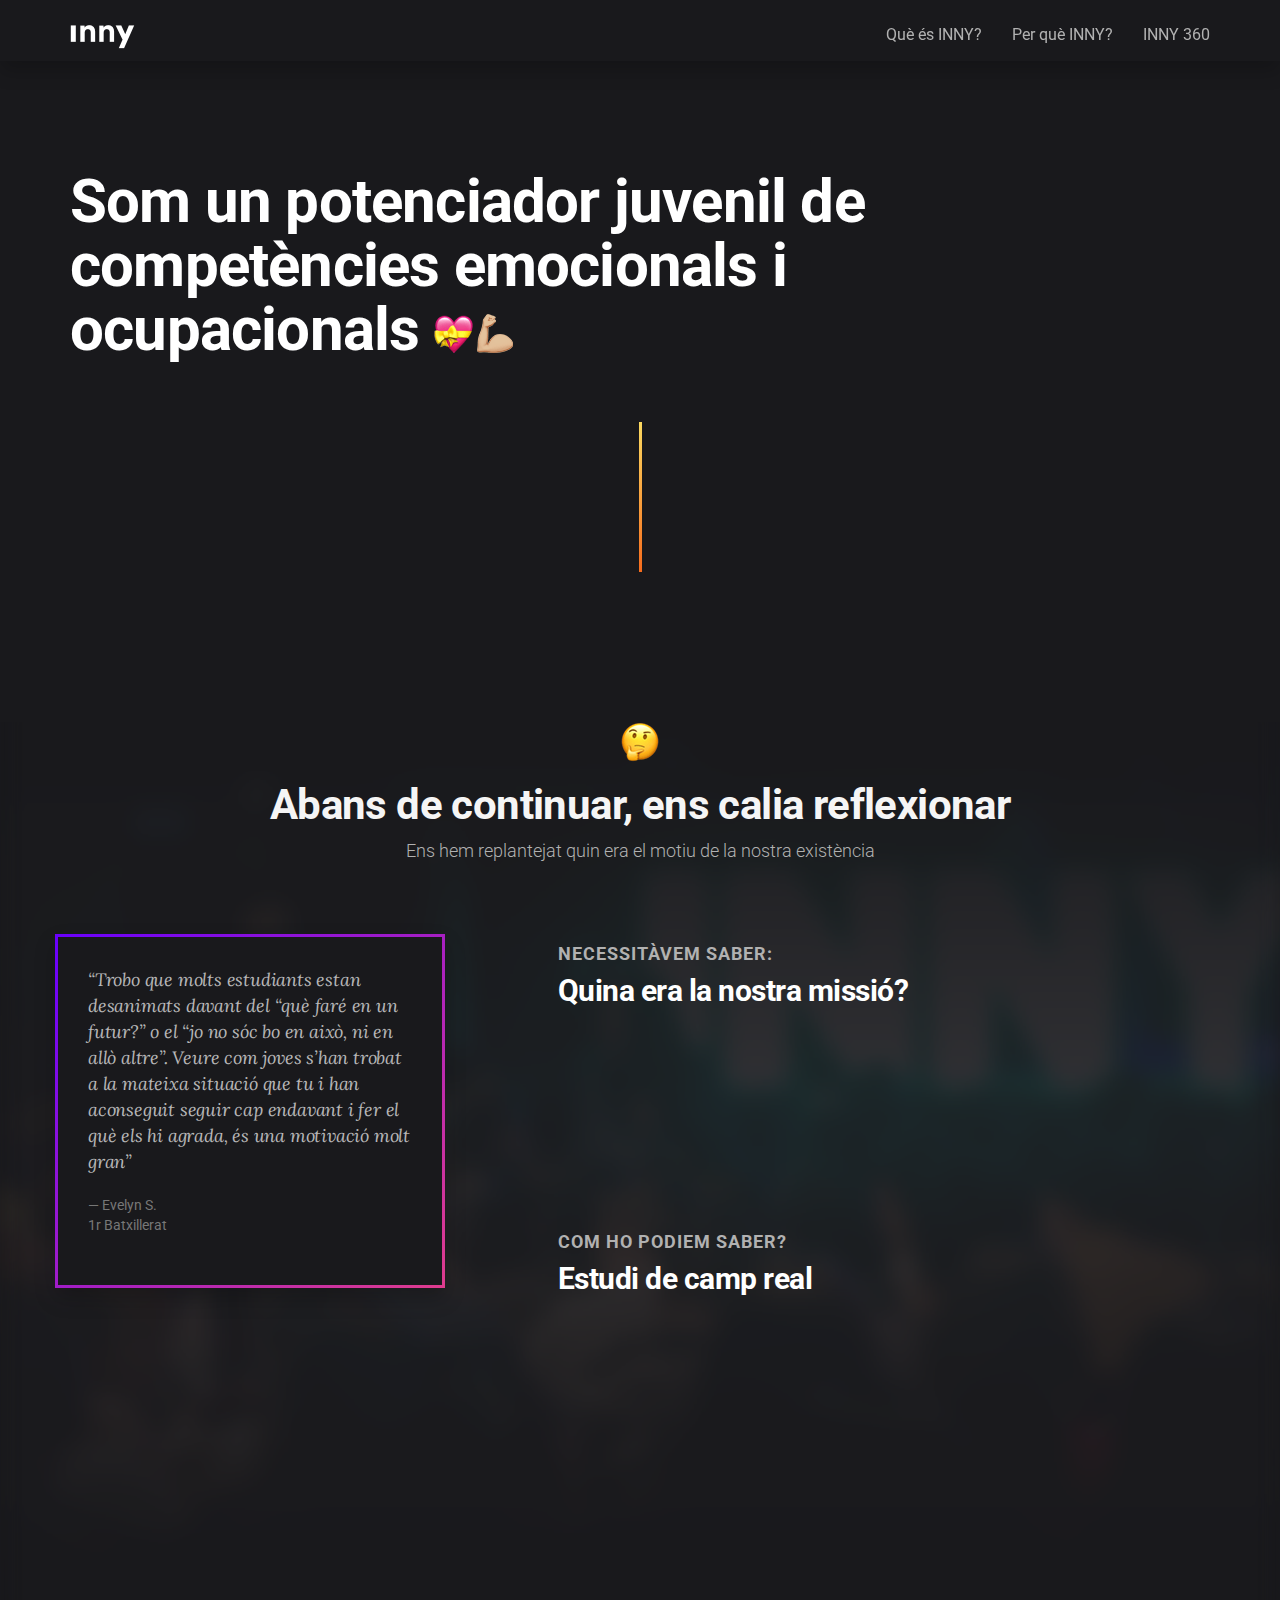
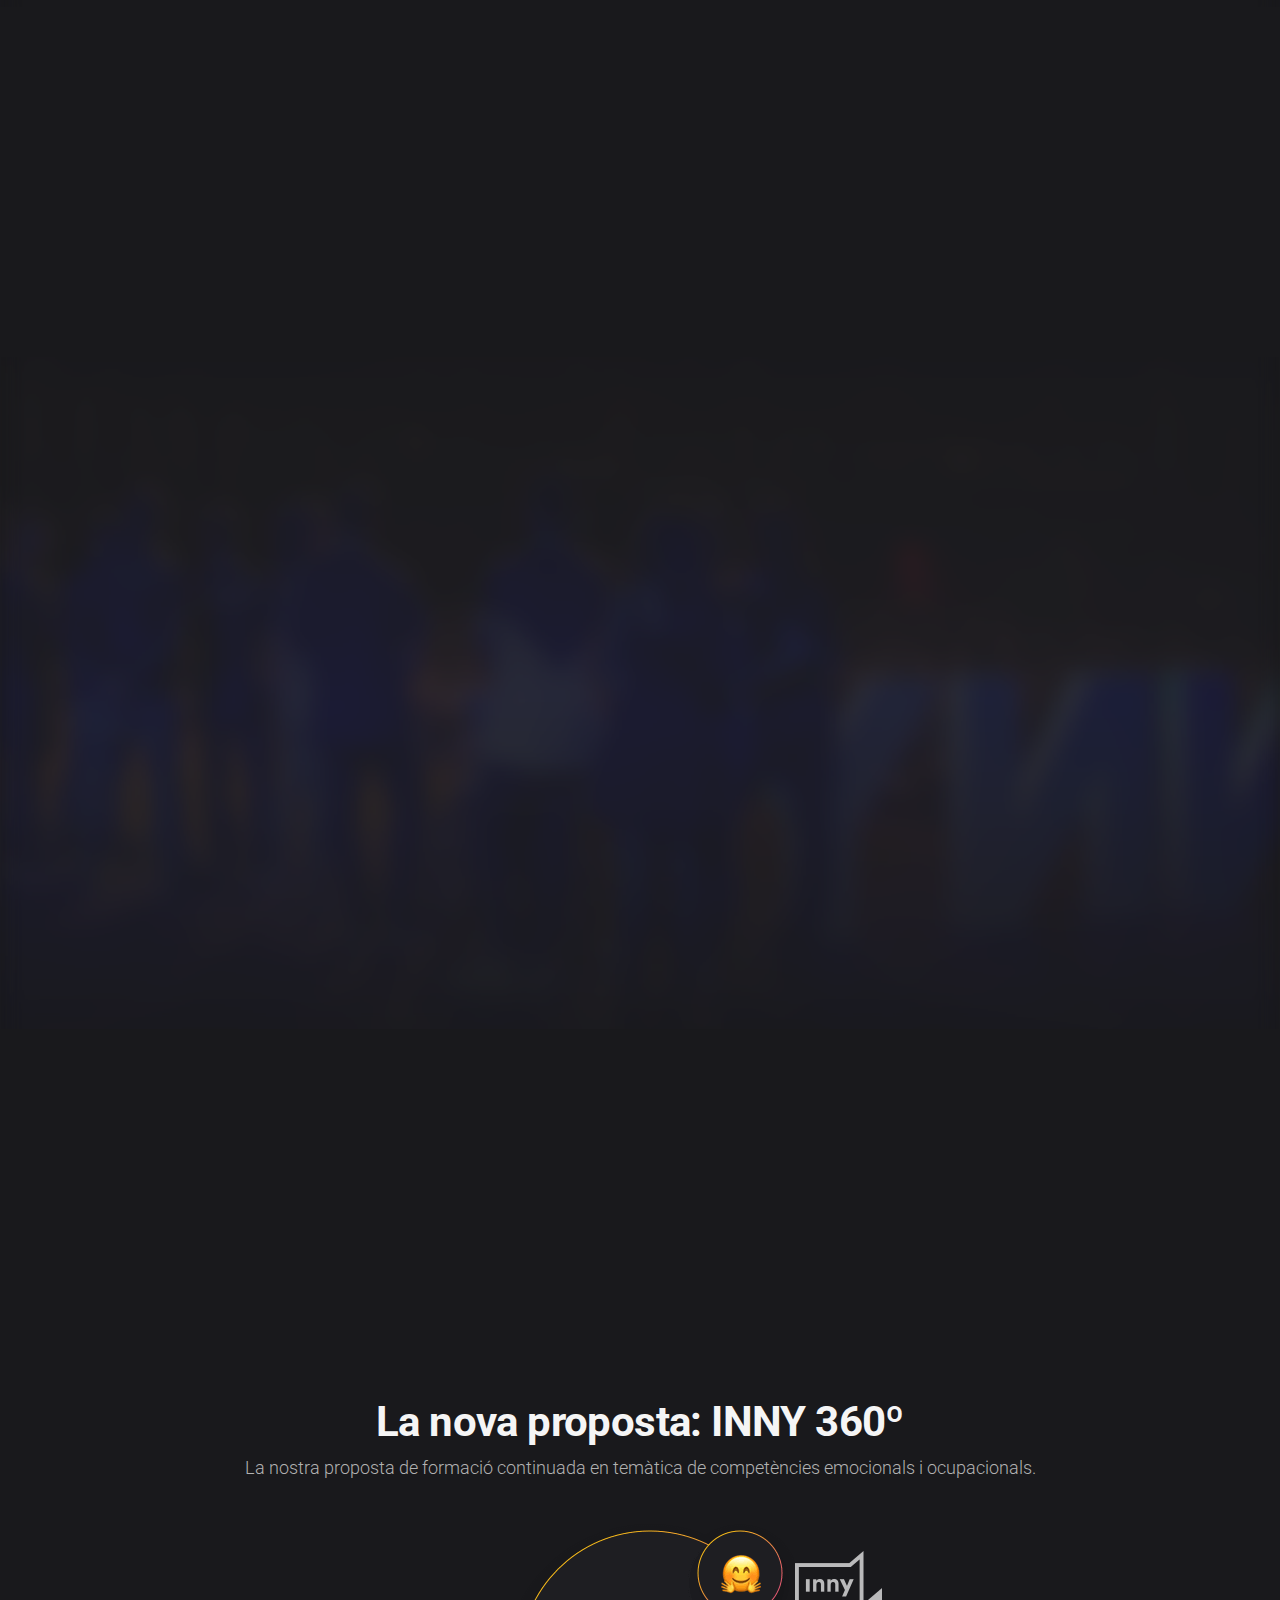
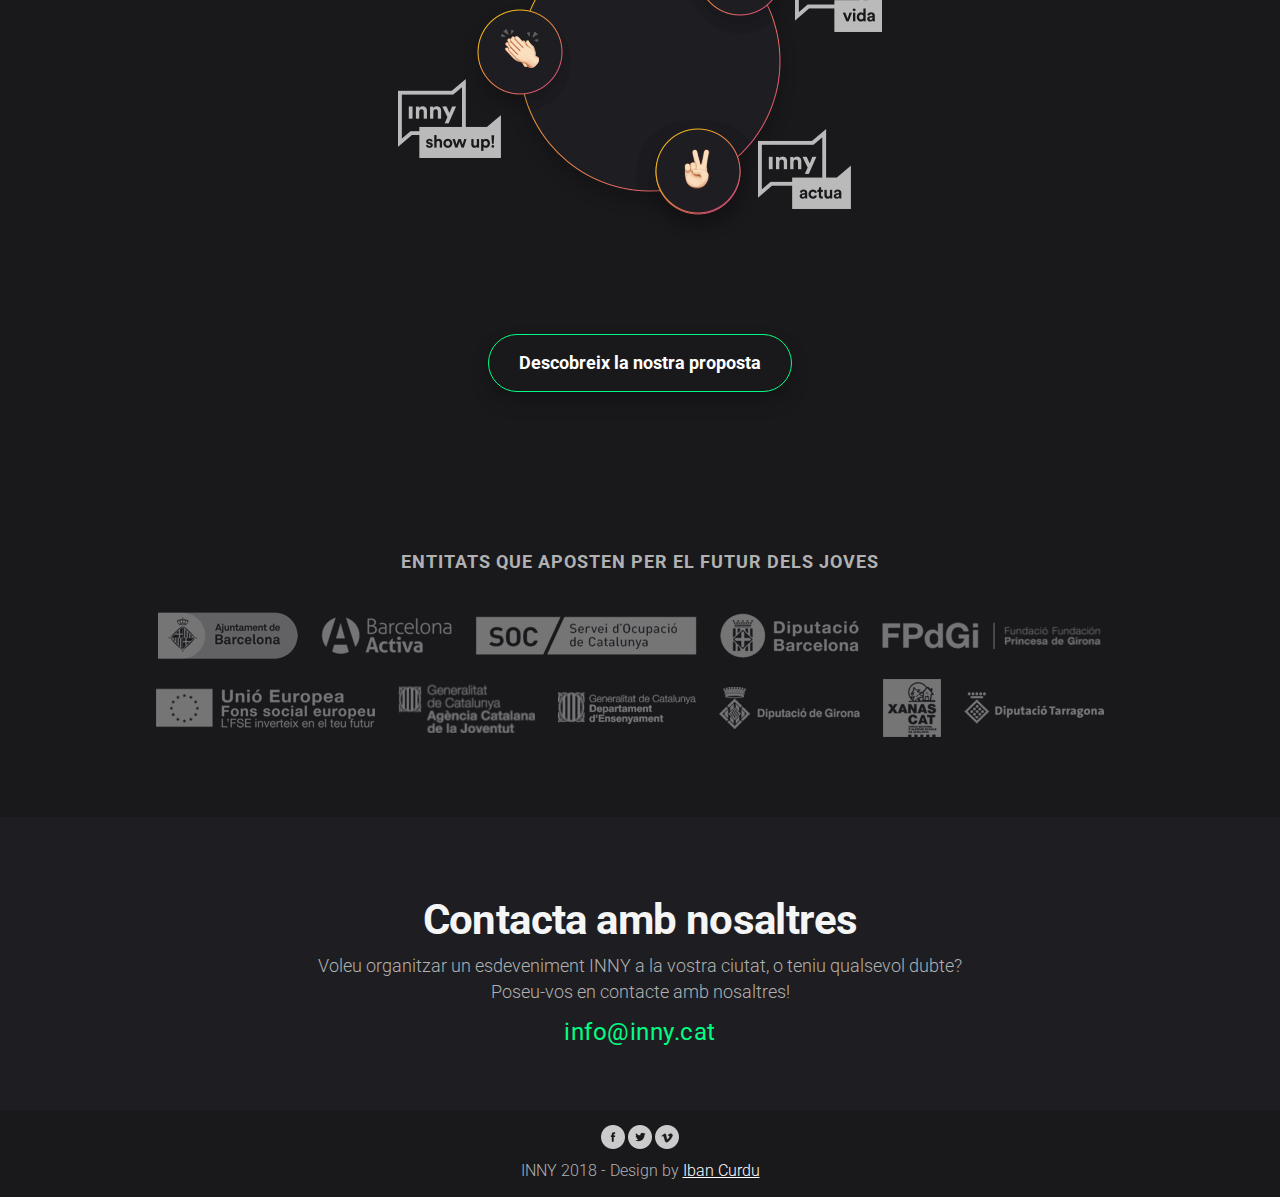
<file: index.html>
<!DOCTYPE html>
<html lang="cat">
  <head>
  	<meta charset="utf-8">
    <meta http-equiv="X-UA-Compatible" content="IE=edge">
    <meta name="viewport" content="width=device-width, maximum-scale=1 initial-scale=1.0 user-scalable=no">
    <meta name="description" content="INNY és una associació juvenil sense ànim de lucre formada per un grup de joves menors de 25 anys. Som un potenciador juvenil de competències emocionals i ocupacionals.">
    <meta name="author" content="inny">

    <title>INNY | Potenciador juvenil de competències emocionals i ocupacionals</title>

    <!-- Facebook Metatags -->
    <meta property=”og:title” content=”inny”/>
    <meta property=”og:url” content=”http:www.inny.cat”/>
    <meta property=”og:description” content=”INNY és una associació juvenil sense ànim de lucre formada per un grup de joves menors de 25 anys. Som un potenciador juvenil de competències emocionals i ocupacionals.”/>
    <meta property=”og:image” content=”http://www.inny.cat/assets/img/inny-facebook.jpg”/>

    <!-- Twitter Card data -->
    <meta name="twitter:card" content="inny">
    <meta name="twitter:site" content="@innyproject">
    <meta name="twitter:title" content="inny">
    <meta name="twitter:description" content="INNY és una associació juvenil sense ànim de lucre formada per un grup de joves menors de 25 anys. Som un potenciador juvenil de competències emocionals i ocupacionals..">
    <meta name="twitter:creator" content="@innyproject">
    <!-- Resumen Twitter Card con una imagen grande con al menos 280x150px -->
    <meta name="twitter:image:src" content="http://www.inny.cat/assets/img/inny-twitter.jpg">

    <!--[if lt IE 9]>
      <script src="http://html5shim.googlecode.com/svn/trunk/html5.js"></script>
    <![endif]-->

    <!-- Fonts -->
    <link href="https://fonts.googleapis.com/css?family=Lora:400i" rel="stylesheet">
    <link href="https://fonts.googleapis.com/css?family=Roboto:300,700" rel="stylesheet">
    
    <!-- Stylesheets -->
    <link rel="stylesheet" type="text/css" href="assets/css/bootstrap.min.css">
    <link rel="stylesheet" type="text/css" href="assets/css/inny.css">
    <link rel="stylesheet" type="text/css" href="assets/css/aos.css">

    <!-- Favicon -->
    <link rel="shortcut icon" href="assets/img/favicon.png">

</head>

<body>
   <!-- Navigation -->

    <nav class="navbar navbar-default navbar-custom navbar-fixed-top">
        <div class="container">
            
            <!-- Brand and toggle get grouped for better mobile display -->
            <div class="navbar-header page-scroll">
                <button type="button" class="navbar-toggle" data-toggle="collapse" data-target="#bs-example-navbar-collapse-1">
                    <span class="sr-only">Toggle navigation</span>
                    <span class="icon-bar"></span>
                    <span class="icon-bar"></span>
                    <span class="icon-bar"></span>
                </button>
                <a class="navbar-brand" href="index.html"><img src="assets/img/inny-logo-white.png"></a>
            </div>

            <!-- Collect the nav links, forms, and other content for toggling -->
            <div class="collapse navbar-collapse" id="bs-example-navbar-collapse-1">
                <ul class="nav navbar-nav navbar-right">
                    <li>
                        <a href="que-es-inny.html">Què és INNY?</a>
                    </li>
                    <li>
                        <a href="perque-inny.html">Per què INNY?</a>
                    </li>
                    <li>
                        <a href="inny-360.html">INNY 360</a>
                    </li>
                </ul>
            </div>  <!-- /.navbar-collapse -->
        </div> <!-- /.container -->
    </nav>

<section id="hero-header">
  <div class="container">
    <div class="row">
      <div class="col-md-10" data-aos="fade-up">
        <h1>Som un potenciador juvenil de competències emocionals i ocupacionals <img src="assets/img/emoji/intro.png"></h1>
      </div> <!-- close col -->
    </div> <!-- close row -->
  </div> <!-- close container -->
</section>

<div class="separator-vertical gradient-emphasis" data-aos="fade-down" data-aos-duration="700" data-aos-delay="300"></div>

<section id="perque-inny">
  <div class="container">
    <div class="row" data-aos="fade-up">
      <div class="col-sm-12 text-center space-60">
        <img src="assets/img/emoji/reflexionar.png">
        <h2>Abans de continuar, ens calia reflexionar</h2>
        <h6>Ens hem replantejat quin era el motiu de la nostra existència</h6>
      </div> <!-- close col -->

      <div class="col-sm-4 gradient-highlight shadow testimonial">
        <div class="blockquote-container">
          <blockquote>
          <p>“Trobo que molts estudiants estan desanimats davant del “què faré en un futur?” o el “jo no sóc bo en això, ni en allò altre”. Veure com joves s’han trobat a la mateixa situació que tu i han aconseguit seguir cap endavant i fer el què els hi agrada, és una motivació molt gran”<p>
          <footer>Evelyn S. <br>1r Batxillerat</footer>
          </blockquote>
        </div> <!-- close blockquote -->
      </div> <!-- close col -->

      <div class="col-sm-offset-1 col-sm-6">
          <h4>Necessitàvem saber:</h4>
          <h3>Quina era la nostra missió?</h3>
      </div>
      <div class="col-sm-offset-1 col-sm-3 col-xs-6 data">
        <div class="separator-data gradient-highlight" data-aos="fade-right"></div>
        <img src="assets/img/emoji/temes-alumnes.png" data-aos="fade-up">
        <h6 data-aos="fade-up" data-aos-delay="100">Temes que preocupen i interessen als joves</h6>
      </div>
      <div class="col-sm-3 col-xs-6 data space-30">
        <div class="separator-data gradient-highlight" data-aos="fade-right"></div>
        <img src="assets/img/emoji/eines-professors.png" data-aos="fade-up">
        <h6 data-aos="fade-up">Quines noves eines podíem oferir als centres educatius </h6>
      </div>


      <div class="col-sm-offset-1 col-sm-6">
          <h4>Com ho podiem saber?</h4>
          <h3>Estudi de camp real</h3>
      </div>
      <div class="col-sm-offset-1 col-sm-3 col-xs-6">
        <div class="separator-data gradient-emphasis" data-aos="fade-right"></div>
        <span class="number-big" data-aos="fade-up">250</span>
        <h6 data-aos="fade-up">alumnes entrevistats</h6>
      </div>
      <div class="col-sm-3 col-xs-6 space-30">
        <div class="separator-data gradient-emphasis" data-aos="fade-right"></div>
        <span class="number-big" data-aos="fade-up">70</span>
        <h6 data-aos="fade-up">professors entrevistats</h6>
      </div>
      <div class="col-md-offset-4 col-md-4 text-center">
        <a class="btn btn-default shadow" data-aos="fade-up" href="perque-inny.html" role="button">Descobreix-ne els resultats</a>
        </div>

    </div> <!-- close row -->
  </div> <!-- close container -->
</section>

<div class="separator-vertical gradient-emphasis" data-aos="fade-down" data-aos-duration="700" data-aos-delay="300"></div>

<section id="que-es-inny">
  <div class="container">
    <div class="row">
      <div class=" col-sm-offset-1 col-sm-10 text-center space-60" data-aos="fade-up">
        <img src="assets/img/emoji/que-es-inny.png">
        <h2>Som una associació juvenil sense ànim de lucre formada per un grup de joves menors de 25 anys</h2>
      </div> <!-- close col -->
    </div> <!-- close row -->

    <div class="row">
      <div class="col-sm-4 space-60 img-container gradient-photo shadow" data-aos="fade-up">
        <img class="img-inny img-responsive" src="assets/img/que-es-inny.png">
      </div> <!-- close col -->
      
      <div class="col-sm-offset-1 col-sm-6" data-aos="fade-up">
        <h4>Qué és INNY?</h4>
        <h6>INNY és una associació juvenil sense ànim de lucre formada per un grup de joves menors de 25 anys. Hem esdevingut un espai d'orientació transversal per a joves. Som un potenciador juvenil de competències emocionals i ocupacionals; treballant per igual les actituds i aptituds en l’àmbit personal, acadèmic i professional. <em>Ens basem en l'intercanvi d'experiències vitals entre joves, creant un ambient juvenil i sincer.</em></h6>

        <a class="btn btn-default shadow center" href="que-es-inny.html" role="button" data-aos="fade-up">Endinsa’t en la nostra entitat</a>

      </div> <!-- close col -->


    </div> <!-- close row -->


    </div> <!-- close row -->
  </div> <!-- close container -->
</section>

<div class="separator-vertical gradient-emphasis" data-aos="fade-down" data-aos-duration="700" data-aos-delay="300"></div>

<section id="inny-360">
  <div class="container">
    <div class="row">
      <div class=" col-sm-offset-1 col-sm-10 text-center space-30">
        <h2>La nova proposta: INNY 360º</h2>
        <h6>La nostra proposta de formació continuada en temàtica de competències emocionals i ocupacionals.</h6>
      </div> <!-- close col -->
    </div> <!-- close row -->
   
   <div class="row">
      <div class=" col-sm-offset-1 col-sm-10 text-center space-60">
        <img class="img-responsive" src="assets/img/inny-360.png">
      </div> <!-- close col -->
      
      <div class="col-md-offset-4 col-md-4 text-center">
        <a class="btn btn-default shadow center" href="inny-360.html" role="button">Descobreix la nostra proposta </a>
      </div>
    </div> <!-- close row -->

  </div> <!-- close container -->
</section>

<section id="logos">
  <div class="container">
    <div class="row">
      <div class=" col-sm-offset-1 col-sm-10 text-center space-30">
        <h4>Entitats que aposten per el futur dels joves</h4>
      </div> <!-- close col -->
    </div> <!-- close row -->
   
   <div class="row">
      <div class=" col-md-12 space-60 logos">
        <img class="img-responsive" src="assets/img/logos-colaboradors/ajuntament-barcelona.png">
        <img class="img-responsive" src="assets/img/logos-colaboradors/logo-barcelona-activa.png">
        <img class="img-responsive" src="assets/img/logos-colaboradors/soc.png">
        <img class="img-responsive" src="assets/img/logos-colaboradors/diputacio-barcelona.png">
        <img class="img-responsive" src="assets/img/logos-colaboradors/fpdgi.png">
        <img class="img-responsive" src="assets/img/logos-colaboradors/fse.png">
        <img class="img-responsive" src="assets/img/logos-colaboradors/ag-joventut.png">
        <img class="img-responsive" src="assets/img/logos-colaboradors/ensenyament.png">
        <img class="img-responsive" src="assets/img/logos-colaboradors/diputacio-girona-marca.png">
        <img class="img-responsive" src="assets/img/logos-colaboradors/logo-xanascat.png">
        <img class="img-responsive" src="assets/img/logos-colaboradors/logotipo-de-la-diputacio-de-tarragona-svg.png">

      </div> <!-- close col -->
    </div> <!-- close row -->
  </div> <!-- close container -->
</section>

<section id="contacta" class="clear-space">
  <div class="container">
    <div class="row">
    <div class="col-sm-offset-1 col-sm-10 text-center">
      <h2>Contacta amb nosaltres</h2>
      <h6>Voleu organitzar un esdeveniment INNY a la vostra ciutat, o teniu qualsevol dubte?
<br>Poseu-vos en contacte amb nosaltres!</h6>
      <a class="contact-link" href="mailto:info@inny.cat">info@inny.cat</a>
      </div> <!-- close container -->
    </div> <!-- close row -->

  </div> <!-- close container -->
</section>

<footer>
  <div class="container-fluid text-center">
    <div class="btn-group">
      <a href="http://www.facebook.com/innyproject" target="_blank"><img src="assets/img/rrss/facebook.png"></a>
      <a href="http://www.twitter.com/innyproject" target="_blank"><img src="assets/img/rrss/twitter.png"></a>
      <a href="http://www.vimeo.com/innyproject" target="_blank"><img src="assets/img/rrss/vimeo.png"></a>
    </div> <!-- close btn-group -->
    <p>INNY 2018 - Design by <a href="http://www.ibancurdu.com" target="_blank">Iban Curdu</a></p>
  </div> <!-- CLOSE CONTAINER -->
</footer>
</body>

  <!-- JS Libraries -->

  <script type="text/javascript" src="assets/js/jquery-2.1.4.js"></script>
  <script type="text/javascript" src="assets/js/bootstrap.min.js"></script>
  <script type="text/javascript" src="assets/js/aos.js"></script>
      <script>
        AOS.init({duration: 1000, once: true,});
      </script>

  <!-- Google Analytics -->
    <script>
      (function(i,s,o,g,r,a,m){i['GoogleAnalyticsObject']=r;i[r]=i[r]||function(){
      (i[r].q=i[r].q||[]).push(arguments)},i[r].l=1*new Date();a=s.createElement(o),
      m=s.getElementsByTagName(o)[0];a.async=1;a.src=g;m.parentNode.insertBefore(a,m)
      })(window,document,'script','//www.google-analytics.com/analytics.js','ga');

      ga('create', 'UA-67450306-1', 'auto');
      ga('send', 'pageview');
    </script>


</html>
</file>
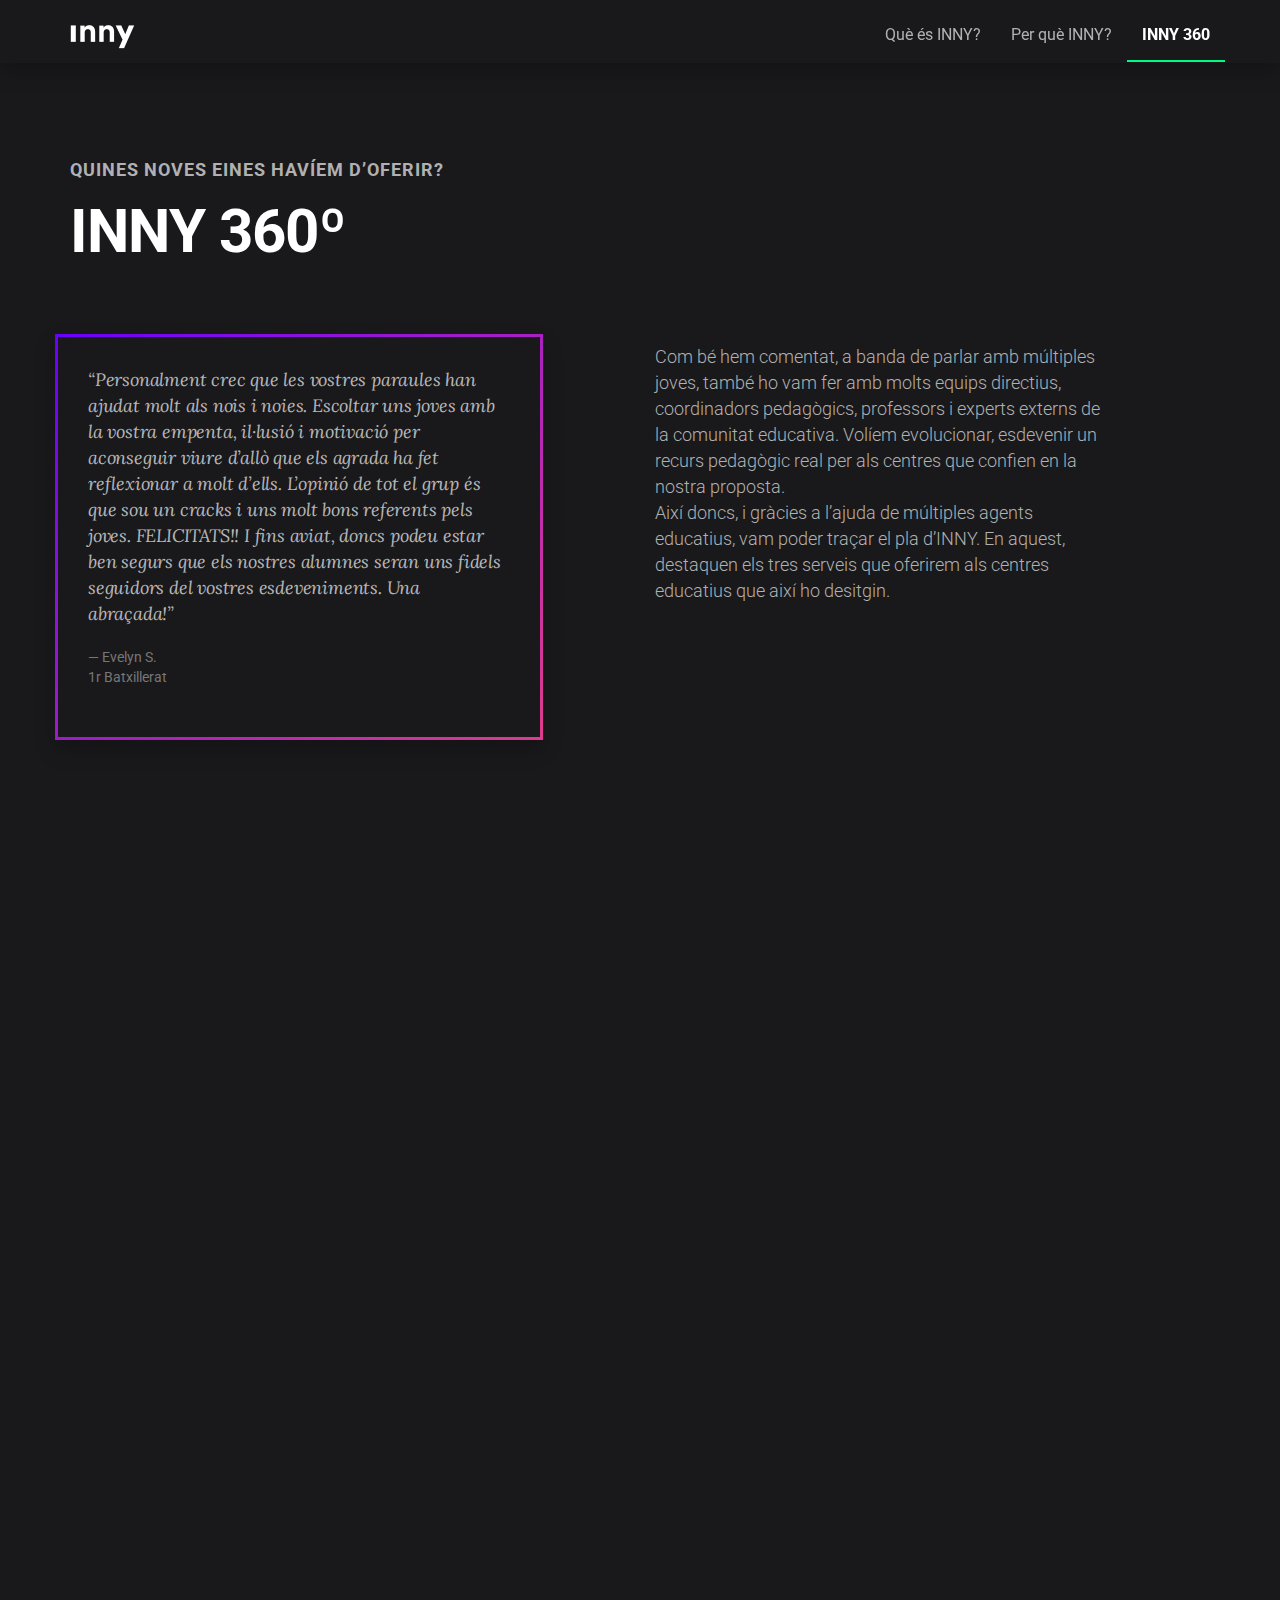
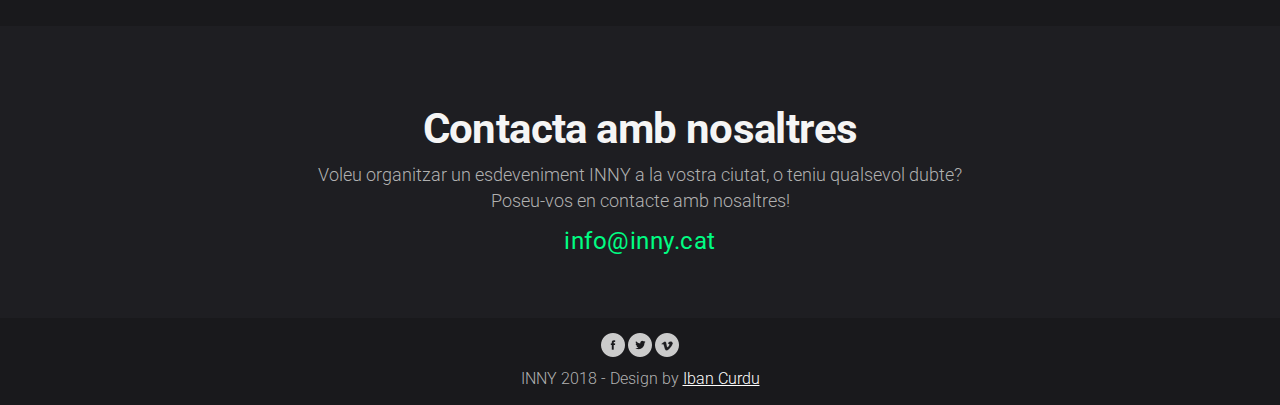
<file: inny-360.html>
<!DOCTYPE html>
<html lang="cat">
  <head>
  	<meta charset="utf-8">
    <meta http-equiv="X-UA-Compatible" content="IE=edge">
    <meta name="viewport" content="width=device-width, maximum-scale=1 initial-scale=1.0 user-scalable=no">
    <meta name="description" content="INNY és una associació juvenil sense ànim de lucre formada per un grup de joves menors de 25 anys. Som un potenciador juvenil de competències emocionals i ocupacionals.">
    <meta name="author" content="inny">

    <title>INNY | INNY 360º</title>

    <!-- Facebook Metatags -->
    <meta property=”og:title” content=”inny”/>
    <meta property=”og:url” content=”http:www.inny.cat”/>
    <meta property=”og:description” content=”INNY és una associació juvenil sense ànim de lucre formada per un grup de joves menors de 25 anys. Som un potenciador juvenil de competències emocionals i ocupacionals.”/>
    <meta property=”og:image” content=”http://www.inny.cat/assets/img/inny-facebook.jpg”/>

    <!-- Twitter Card data -->
    <meta name="twitter:card" content="inny">
    <meta name="twitter:site" content="@innyproject">
    <meta name="twitter:title" content="inny">
    <meta name="twitter:description" content="INNY és una associació juvenil sense ànim de lucre formada per un grup de joves menors de 25 anys. Som un potenciador juvenil de competències emocionals i ocupacionals..">
    <meta name="twitter:creator" content="@innyproject">
    <!-- Resumen Twitter Card con una imagen grande con al menos 280x150px -->
    <meta name="twitter:image:src" content="http://www.inny.cat/assets/img/inny-twitter.jpg">

    <!--[if lt IE 9]>
      <script src="http://html5shim.googlecode.com/svn/trunk/html5.js"></script>
    <![endif]-->

    <!-- Fonts -->
    <link href="https://fonts.googleapis.com/css?family=Lora:400i" rel="stylesheet">
    <link href="https://fonts.googleapis.com/css?family=Roboto:300,700" rel="stylesheet">

    <!-- Stylesheets -->
    <link rel="stylesheet" type="text/css" href="assets/css/bootstrap.min.css">
    <link rel="stylesheet" type="text/css" href="assets/css/inny.css">
    <link rel="stylesheet" type="text/css" href="assets/css/aos.css">

    <!-- Favicon -->
    <link rel="shortcut icon" href="assets/img/favicon.png">

</head>

<body>
   <!-- Navigation -->

    <nav class="navbar navbar-default navbar-custom navbar-fixed-top">
        <div class="container">
            
            <!-- Brand and toggle get grouped for better mobile display -->
            <div class="navbar-header page-scroll">
                <button type="button" class="navbar-toggle" data-toggle="collapse" data-target="#bs-example-navbar-collapse-1">
                    <span class="sr-only">Toggle navigation</span>
                    <span class="icon-bar"></span>
                    <span class="icon-bar"></span>
                    <span class="icon-bar"></span>
                </button>
                <a class="navbar-brand" href="index.html"><img src="assets/img/inny-logo-white.png"></a>
            </div>

            <!-- Collect the nav links, forms, and other content for toggling -->
            <div class="collapse navbar-collapse" id="bs-example-navbar-collapse-1">
                <ul class="nav navbar-nav navbar-right">
                    <li>
                        <a href="que-es-inny.html">Què és INNY?</a>
                    </li>
                    <li>
                        <a href="perque-inny.html">Per què INNY?</a>
                    </li>
                    <li class="active">
                        <a href="inny-360.html">INNY 360</a>
                    </li>
                </ul>
            </div>  <!-- /.navbar-collapse -->
        </div> <!-- /.container -->
    </nav>

<section id="hero-header">
  <div class="container">
    <div class="row">
      <div class="col-md-10 space-60" data-aos="fade-up">
        <h4>Quines noves eines havíem d’oferir?</h4>
        <h1>INNY 360º</h1>
      </div> <!-- close col -->

      <div class="col-sm-5 gradient-highlight shadow testimonial" data-aos="fade-up">
        <div class="blockquote-container">
          <blockquote>
          <p>“Personalment crec que les vostres paraules han ajudat molt als nois i noies. Escoltar uns joves amb la vostra empenta, il·lusió i motivació per aconseguir viure d’allò que els agrada ha fet reflexionar a molt d’ells. L’opinió de tot el grup és que sou un cracks i uns molt bons referents pels joves. FELICITATS!! I fins aviat, doncs podeu estar ben segurs que els nostres alumnes seran uns fidels seguidors del vostres esdeveniments. Una abraçada!”<p>
          <footer>Evelyn S. <br>1r Batxillerat</footer>
          </blockquote>
        </div> <!-- close blockquote -->
      </div> <!-- close col -->

      <div class="col-sm-5 col-sm-offset-1" data-aos="fade-up">
        <h6>Com bé hem comentat, a banda de parlar amb múltiples joves, també ho vam fer amb molts equips directius, coordinadors pedagògics, professors i experts externs de la comunitat educativa. Volíem evolucionar, esdevenir un recurs pedagògic real per als centres que confien en la nostra proposta.  <br>Així doncs, i gràcies a l’ajuda de múltiples agents educatius, vam poder traçar el pla d’INNY. En aquest, destaquen els tres serveis que oferirem als centres educatius que així ho desitgin. </h6>
      </div>

    </div> <!-- close row -->
  </div> <!-- close container -->
</section> 

<section id="inny-360">
  <div class="container">
    <div class="row">

      <div class="col-sm-4 space-60 text-center btn-img" data-aos="fade-up">
        <a href="inny-showup.html" role="button">
          <div class="img-container gradient-photo shadow space-30">
            <img class="img-inny img-responsive" src="assets/img/thumbnail-inny-showup.png">
          </div>
        </a>
        <h6><span class="label label-success">Ja disponible!</span></h6>
        <h3>INNY Show Up!</h3>
        <h6>On la pedagogia i l’entreteniment es fonen en un mateix concepte!</h6>
        <a href="inny-showup.html" class="btn btn-sm btn-default">Més informació</a>
      </div> <!-- close col -->

      <div class="col-sm-4 space-60 text-center btn-img" data-aos="fade-up">
        <a href="inny-vida.html" role="button">
          <div class="img-container gradient-photo shadow space-30">
            <img class="img-inny img-responsive" src="assets/img/thumbnail-inny-vida.png">
          </div>
        </a>
        <h6><span class="label label-success">Ja disponible!</span></h6>
        <h3>INNY Vida</h3>
        <h6>La nostra proposta de formació continuada a les aules en temàtica de competències emocionals i ocupacionals.</h6>
        <a href="inny-vida.html" class="btn btn-sm btn-default">Més informació</a>
      </div> <!-- close col -->

            <div class="col-sm-4 space-60 text-center" data-aos="fade-up">
<!--         <a href="inny-showup.html" role="button"> -->
          <div class="img-container gradient-photo shadow space-30">
            <img class="img-inny img-responsive" src="assets/img/thumbnail-inny-actua.png">
          </div>
<!--         </a> -->
        <h6><span class="label label-warning">Próximament</span></h6>
        <h3>INNY Actua </h3>
        <h6>El nostre desig de transformar el concepte d’emprenedoria en una experiència significativa pel jove i d’utilitat social</h6>
        
      </div> <!-- close col -->

    </div> <!-- close row -->
  </div> <!-- close container -->
</section>



<section id="contacta" class="clear-space">
  <div class="container">
    <div class="row">
    <div class="col-sm-offset-1 col-sm-10 text-center">
      <h2>Contacta amb nosaltres</h2>
      <h6>Voleu organitzar un esdeveniment INNY a la vostra ciutat, o teniu qualsevol dubte?
<br>Poseu-vos en contacte amb nosaltres!</h6>
      <a class="contact-link" href="mailto:info@inny.cat">info@inny.cat</a>
      </div> <!-- close container -->
    </div> <!-- close row -->

  </div> <!-- close container -->
</section>

<footer>
  <div class="container-fluid text-center">
    <div class="btn-group">
      <a href="http://www.facebook.com/innyproject" target="_blank"><img src="assets/img/rrss/facebook.png"></a>
      <a href="http://www.twitter.com/innyproject" target="_blank"><img src="assets/img/rrss/twitter.png"></a>
      <a href="http://www.vimeo.com/innyproject" target="_blank"><img src="assets/img/rrss/vimeo.png"></a>
    </div> <!-- close btn-group -->
    <p>INNY 2018 - Design by <a href="http://www.ibancurdu.com" target="_blank">Iban Curdu</a></p>
  </div> <!-- CLOSE CONTAINER -->
</footer>


</body>

  <!-- JS Libraries -->

  <script type="text/javascript" src="assets/js/jquery-2.1.4.js"></script>
  <script type="text/javascript" src="assets/js/bootstrap.min.js"></script>
  <script type="text/javascript" src="assets/js/aos.js"></script>
      <script>
        AOS.init({duration: 1000, once: true,});
      </script>

  <!-- Google Analytics -->
    <script>
      (function(i,s,o,g,r,a,m){i['GoogleAnalyticsObject']=r;i[r]=i[r]||function(){
      (i[r].q=i[r].q||[]).push(arguments)},i[r].l=1*new Date();a=s.createElement(o),
      m=s.getElementsByTagName(o)[0];a.async=1;a.src=g;m.parentNode.insertBefore(a,m)
      })(window,document,'script','//www.google-analytics.com/analytics.js','ga');

      ga('create', 'UA-67450306-1', 'auto');
      ga('send', 'pageview');
    </script>


</html>
</file>
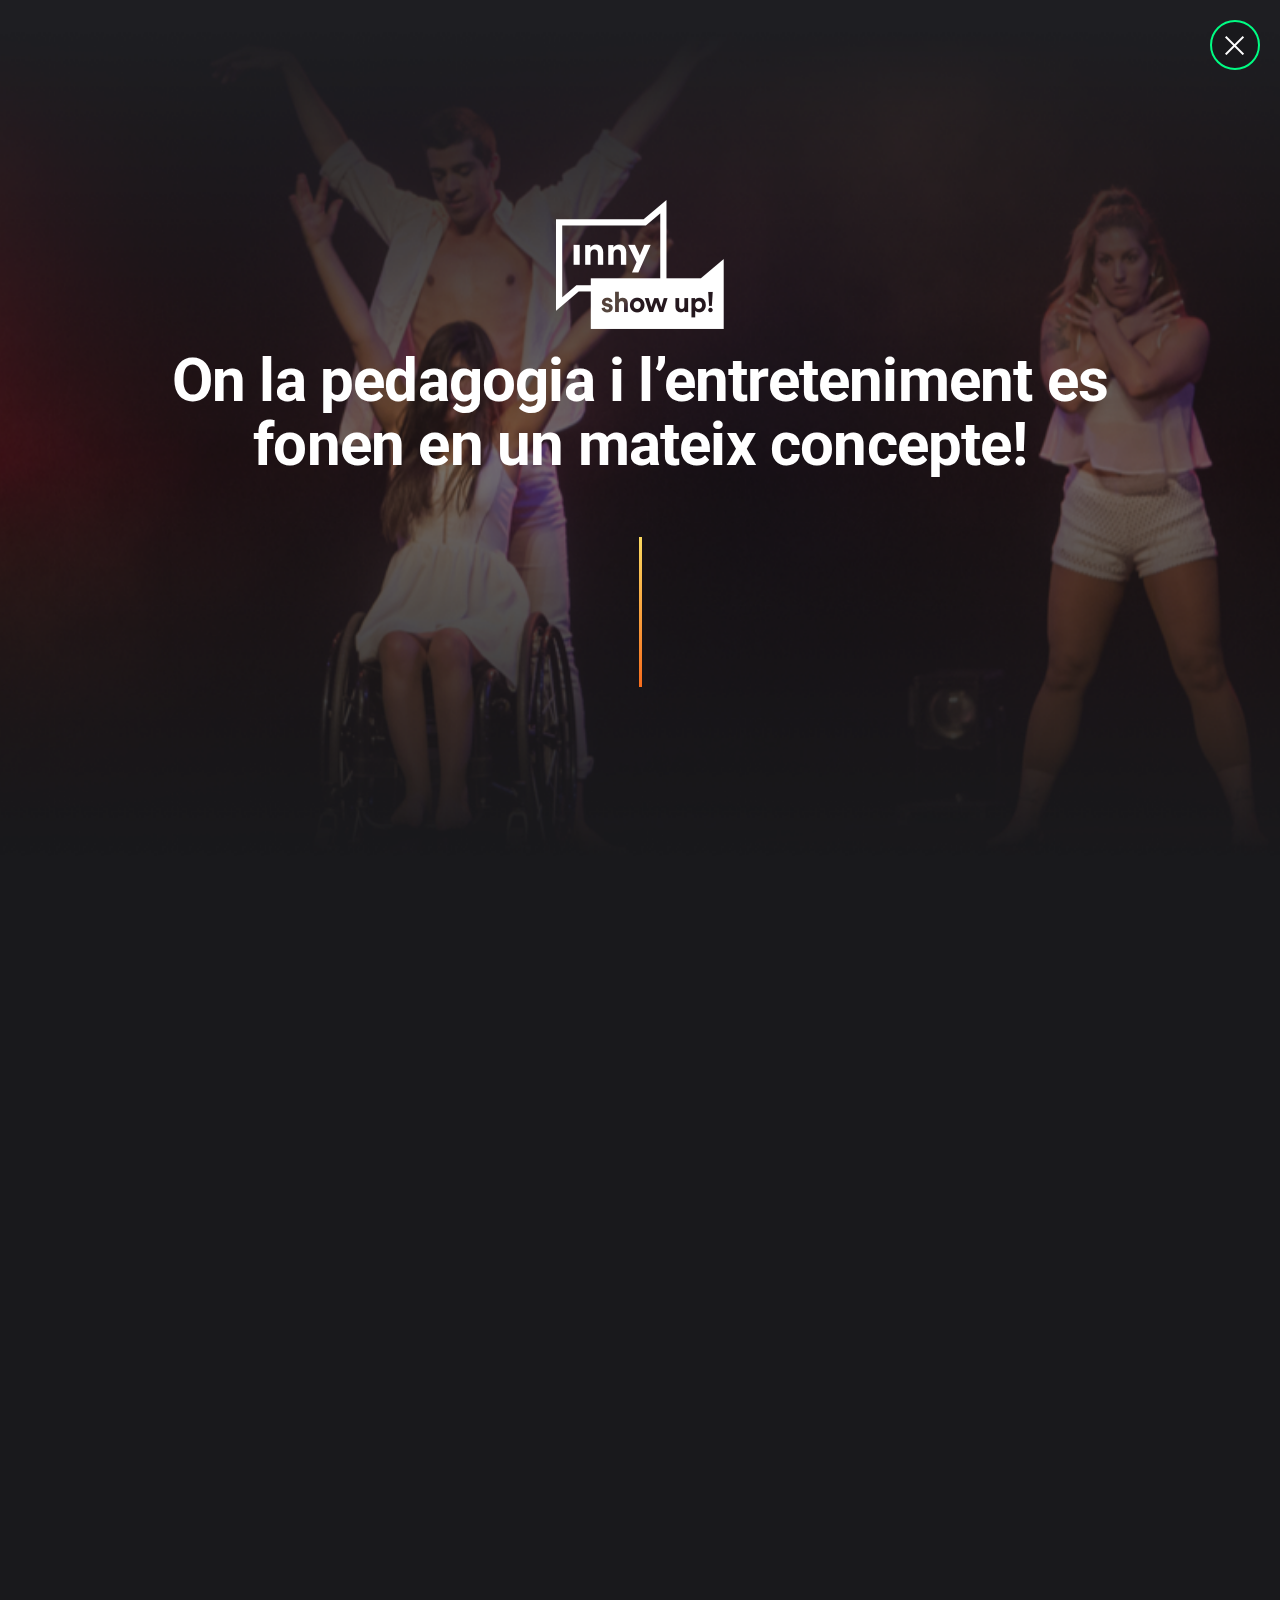
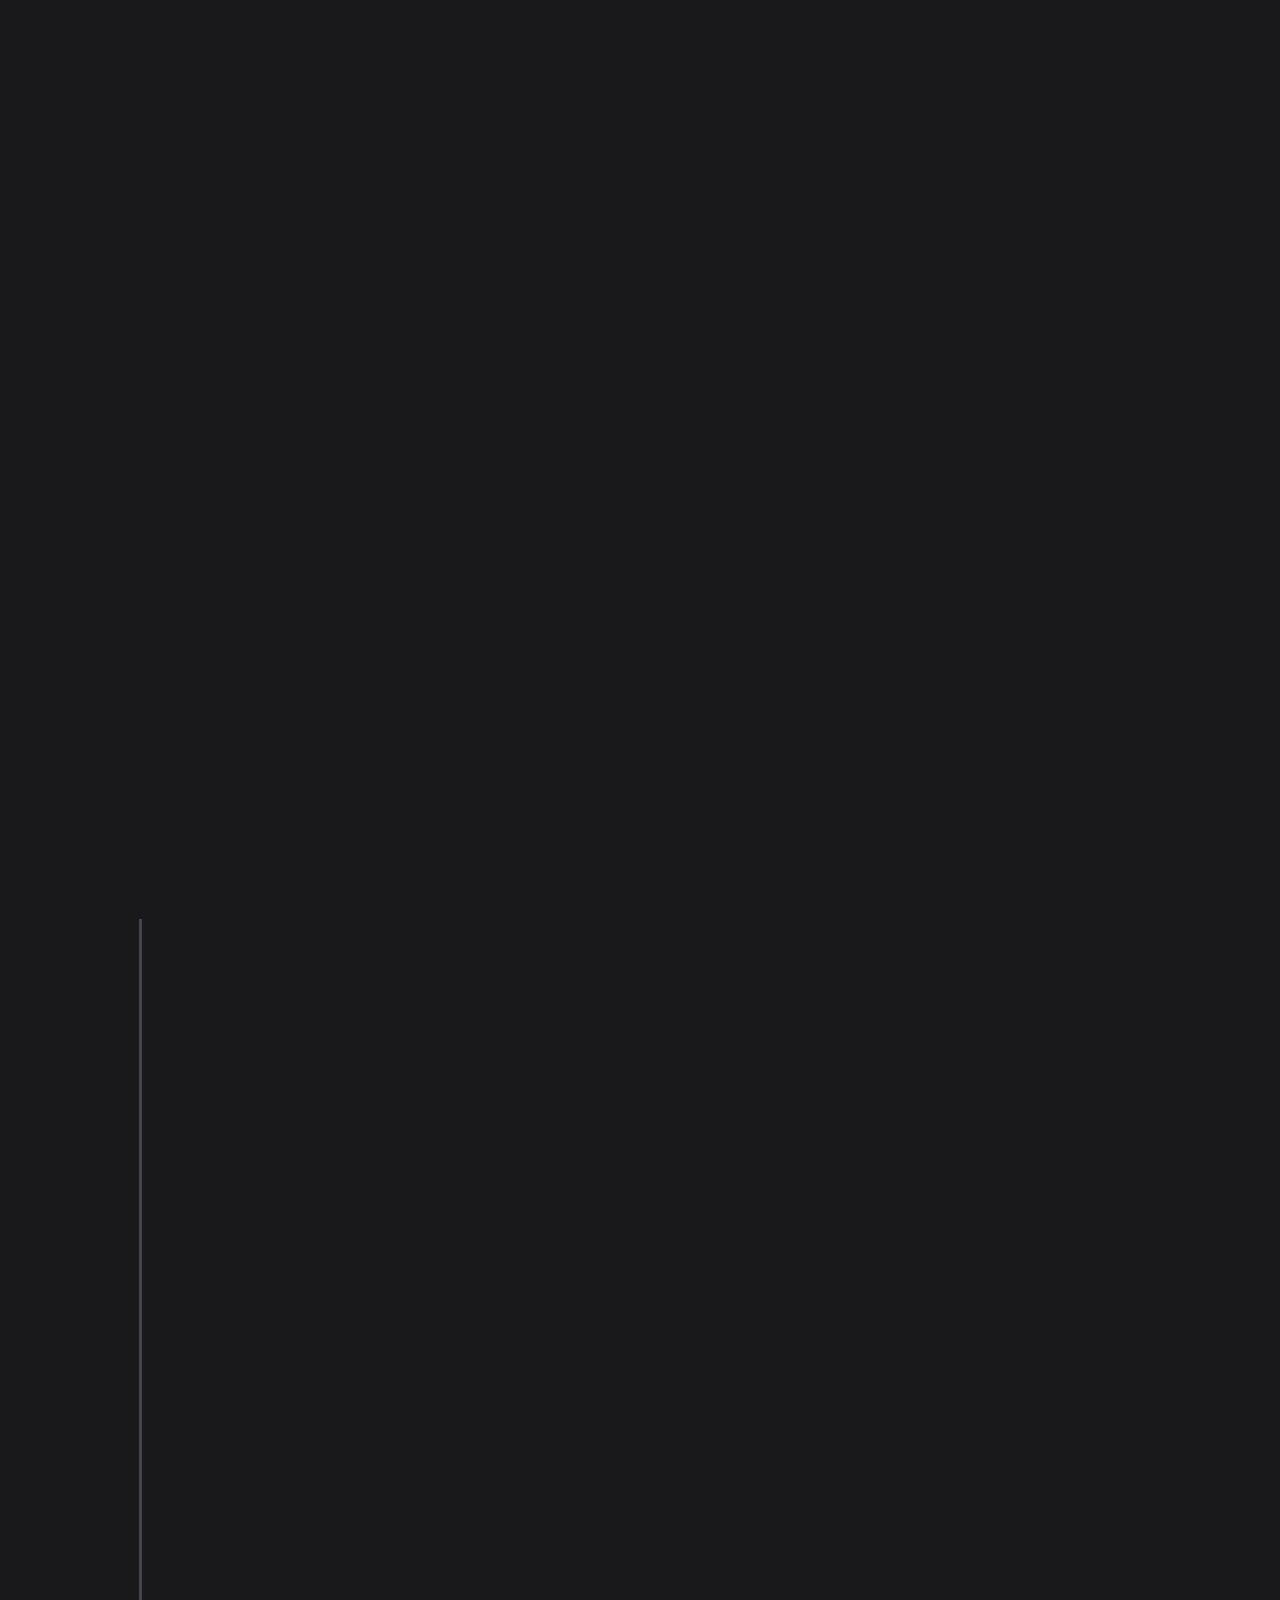
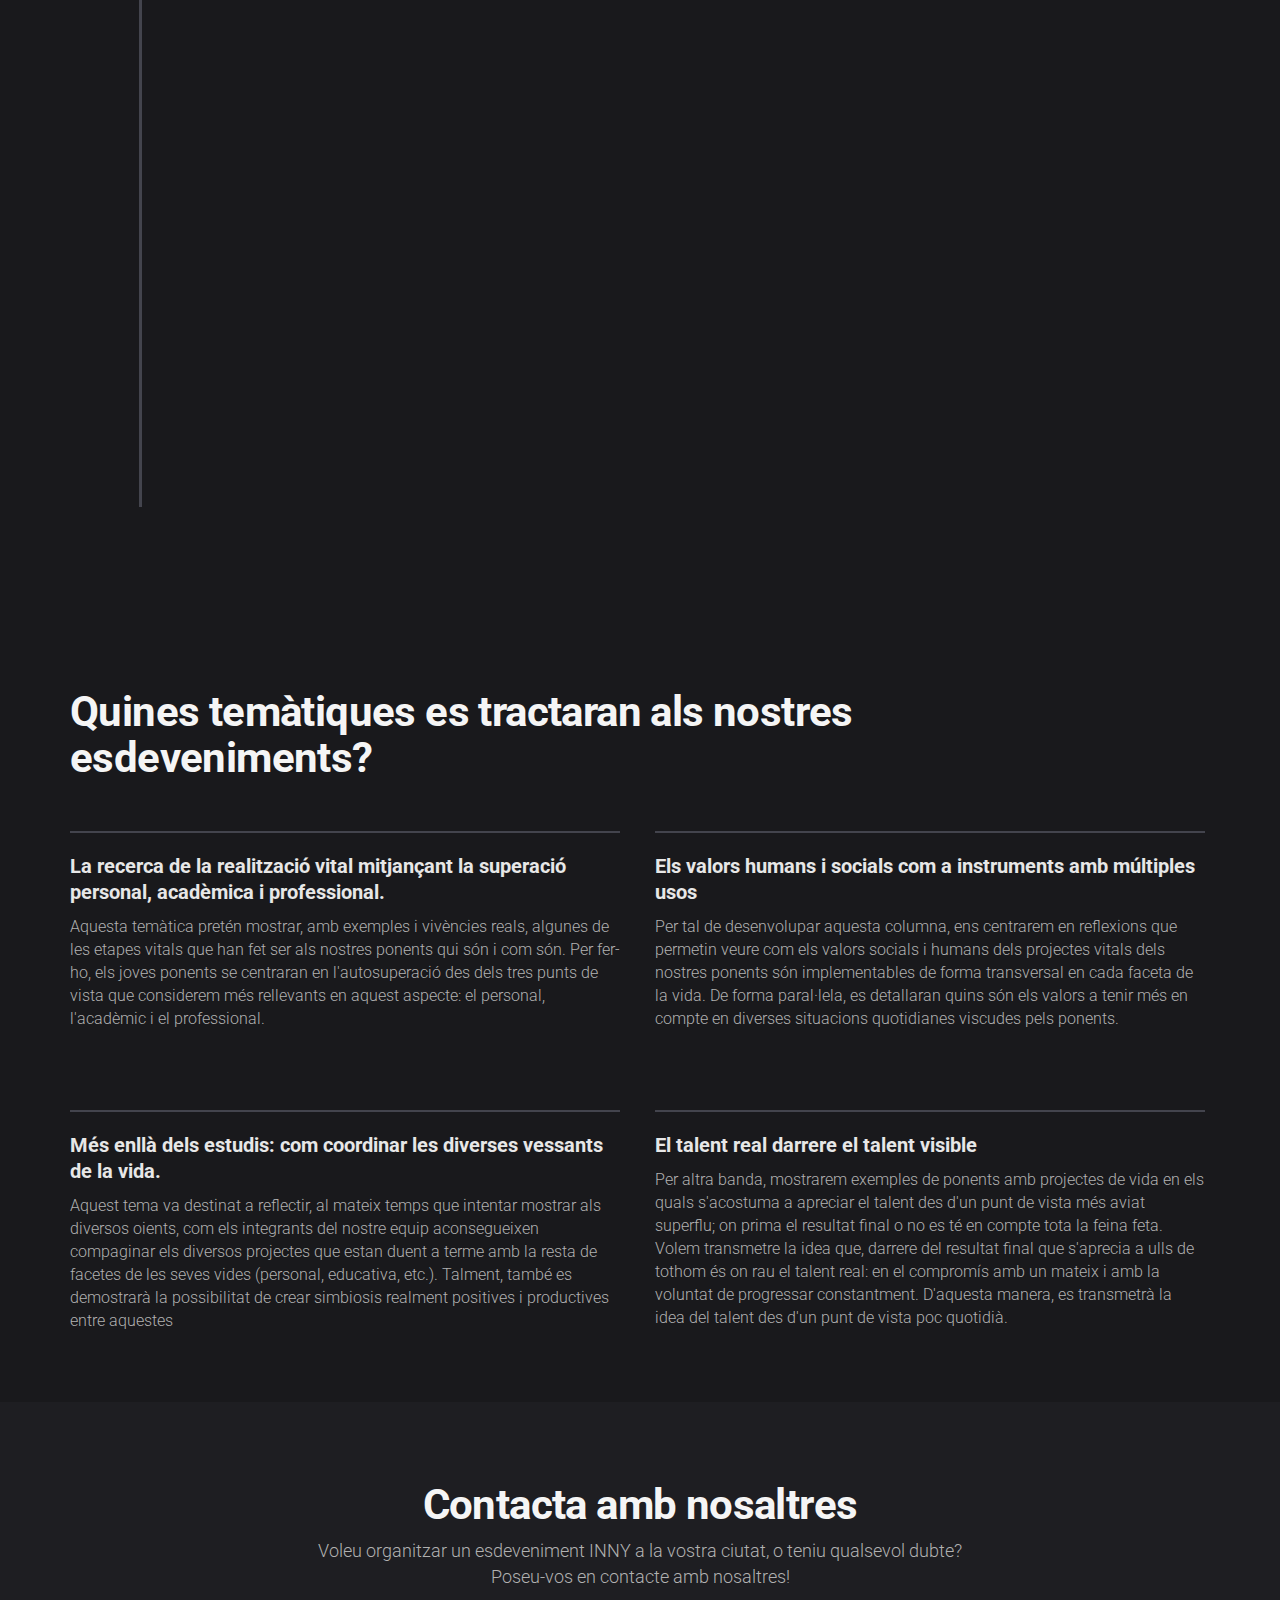
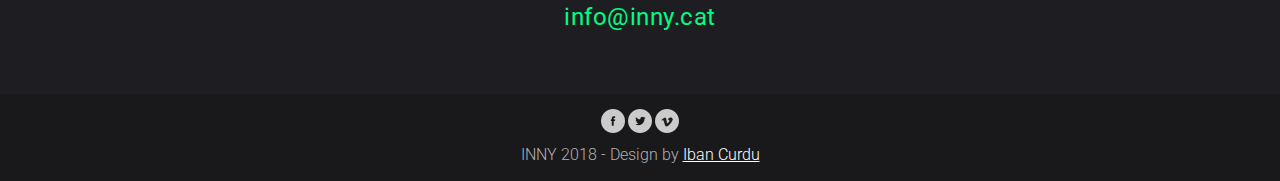
<file: inny-showup.html>
<!DOCTYPE html>
<html lang="cat">
  <head>
  	<meta charset="utf-8">
    <meta http-equiv="X-UA-Compatible" content="IE=edge">
    <meta name="viewport" content="width=device-width, maximum-scale=1 initial-scale=1.0 user-scalable=no">
    <meta name="description" content="INNY és una associació juvenil sense ànim de lucre formada per un grup de joves menors de 25 anys. Som un potenciador juvenil de competències emocionals i ocupacionals.">
    <meta name="author" content="inny">

    <title>INNY | INNY Show Up!</title>

    <!-- Facebook Metatags -->
    <meta property=”og:title” content=”inny”/>
    <meta property=”og:url” content=”http:www.inny.cat”/>
    <meta property=”og:description” content=”INNY és una associació juvenil sense ànim de lucre formada per un grup de joves menors de 25 anys. Som un potenciador juvenil de competències emocionals i ocupacionals.”/>
    <meta property=”og:image” content=”http://www.inny.cat/assets/img/inny-facebook.jpg”/>

    <!-- Twitter Card data -->
    <meta name="twitter:card" content="inny">
    <meta name="twitter:site" content="@innyproject">
    <meta name="twitter:title" content="inny">
    <meta name="twitter:description" content="INNY és una associació juvenil sense ànim de lucre formada per un grup de joves menors de 25 anys. Som un potenciador juvenil de competències emocionals i ocupacionals..">
    <meta name="twitter:creator" content="@innyproject">
    <!-- Resumen Twitter Card con una imagen grande con al menos 280x150px -->
    <meta name="twitter:image:src" content="http://www.inny.cat/assets/img/inny-twitter.jpg">

    <!--[if lt IE 9]>
      <script src="http://html5shim.googlecode.com/svn/trunk/html5.js"></script>
    <![endif]-->

    <!-- Fonts -->
    <link href="https://fonts.googleapis.com/css?family=Lora:400i" rel="stylesheet">
    <link href="https://fonts.googleapis.com/css?family=Roboto:300,700" rel="stylesheet">
    
    <!-- Stylesheets -->
    <link rel="stylesheet" type="text/css" href="assets/css/bootstrap.min.css">
    <link rel="stylesheet" type="text/css" href="assets/css/inny.css">
    <link rel="stylesheet" type="text/css" href="assets/css/aos.css">

    <!-- Favicon -->
    <link rel="shortcut icon" href="assets/img/favicon.png">

</head>

<body>
   
   <!-- Navigation -->
    <nav >
    <a href="inny-360.html#inny-360" class="btn-close"><div class="close-button"><img src="assets/img/close-icn.png">
    </div></a>
    </nav>

<section id="inny-showup" class="clear-space" data-aos="fade">
  <div class="container">
    <div class="row">
      <div class="col-md-10 col-md-offset-1 text-center" data-aos="fade-up">
        <img src="assets/img/logo-inny-showup.png" class="img-responsive">
        <h1>On la pedagogia i l’entreteniment es fonen en un mateix concepte!</h1>
      </div> <!-- close col -->
    </div> <!-- close row -->
      <div class="separator-vertical gradient-emphasis bg-pan-left" data-aos="fade-down" data-aos-duration="700" data-aos-delay="300"></div>
  </div> <!-- close container -->
</section>


  <div class="container">
    <div class="row">
     <div class="col-md-10 col-md-offset-1">
       <div class="embed-responsive embed-responsive-16by9">
         <iframe class="embed-responsive-item" src="https://www.youtube.com/embed/Y6HtEswZ8LA" frameborder="0" allowfullscreen></iframe>
       </div> <!-- close col -->
    </div> <!-- close row -->
  </div> <!-- close container -->

  <section id="que_es_showup">
  <div class="container">
    <div class="row">

      <div class="col-sm-3 col-xs-6 space-30">
        <div class="separator-data gradient-emphasis" data-aos="fade-right" data-aos-duration="600"></div>
        <span class="number-big" data-aos="fade-down" data-aos-delay="600">36</span>
        <h6 data-aos="fade-in" data-aos-delay="400">Esdeveniments</h6>
      </div>

      <div class="col-sm-3 col-xs-6 space-30">
        <div class="separator-data gradient-emphasis" data-aos="fade-right" data-aos-duration="600"></div>
        <span class="number-big" data-aos="fade-down" data-aos-delay="600">32</span>
        <h6 data-aos="fade-in" data-aos-delay="400">ponents i artistes menors de 25 anys</h6>
      </div>

      <div class="col-sm-3 col-xs-6 space-30">
        <div class="separator-data gradient-emphasis" data-aos="fade-right" data-aos-duration="600"></div>
        <span class="number-big" data-aos="fade-down" data-aos-delay="600">85%</span>
        <h6 data-aos="fade-in" data-aos-delay="400">de ponents i artistes nous!</h6>
      </div>

      <div class="col-sm-3 col-xs-6 space-30">
        <div class="separator-data gradient-emphasis" data-aos="fade-right" data-aos-duration="600"></div>
        <span class="number-big" data-aos="fade-down" data-aos-delay="600"><small>Visibilitat</small></span>
        <h6 data-aos="fade-in" data-aos-delay="400">a una entitat juvenil social del municipi</h6>
      </div>

    </div> <!-- close row -->

    <div class="row">


      <div class="col-sm-5 gradient-highlight shadow testimonial space-30" data-aos="fade-up">
        <div class="blockquote-container">
          <blockquote>
          <p>“No havíem assistit mai a un tipus de xerrada, exposició etc... li podem dir com vulgueu on quasi 1000 alumnes d’entre 16 i 20 anys hagin mantingut una atenció tan brutal!! Realment ha estat una experiència fantàstica per a tots, professors i alumnes. Continueu així, endavant, vosaltres decidiu, supermans sense capa!!!”</p>
          <footer>Evelyn S. <br>1r Batxillerat</footer>
          </blockquote>
        </div> <!-- close blockquote -->
      </div> <!-- close col -->

      <div class="col-sm-6 col-sm-offset-1" data-aos="fade-up">
        <h6><em>L’activitat central de la nostra proposta és l’esdeveniment presencial, anomenat INNY Show Up!</em> Una experiència multisensorial en què els alumnes gaudiran d’una vivència singular. <em>Fusionem la pedagogia</em> (mantenint les ponències de joves a joves) <em>amb l’entreteniment</em> —a càrrec d’un seguit d’artistes també de menys de 25 anys: actors, músics, ballarins, acròbates, cantants, etc., tots presents en cadascun dels nostres nous esdeveniments—. La fusió es fa d’una manera totalment coherent, creant una sinergia absoluta amb els continguts que es tractaran al llarg de l’esdeveniment. D’altra banda, <em>dedicarem cadascun dels nostres esdeveniments a una entitat social juvenil de cada municipi on anem!</em><br><br>A més, hem renovat el 85 % dels ponents de l’equip i l’hem ampliat fins a 30 integrants amb l’objectiu de potenciar encara més la pluralitat. Al mateix temps, cada municipi gaudirà de quatre testimonis que no haurà escoltat en cap esdeveniment anterior.</h6>
      </div>

    </div> <!-- close row -->
  </div> <!-- close container -->
</section>

<section class="">
  <div class="container">
    <div class="row">

      <div class="col-sm-4" data-aos="fade-up">
            <h6>Aquesta activitat, que és gratuïta, va dirigida a alumnes de batxillerat, cicles formatius, formació professional i 4t i 3r de l’ESO (si es considera oportú per motius curriculars).</h6>
          </div> <!-- close blockquote -->
        </div> <!-- close col -->

        <div class="col-sm-7">
          <ul class="timeline">
          
          <!-- Entrada -->  
          <li class="timeline-inverted" data-aos="fade-up">
            <div class="timeline-badge warning"><img src="assets/img/emoji/entrada.png"></i></div>
            <div class="timeline-panel">
              <div class="timeline-body">
              <h4>9:30 - 10:00 AM</h4>
              <h3>Entrada</h3>
                <h6>Mitja hora després d'obrir portes començarà l'espectacle. Durant 30 minuts, i mentre tots els centres acaben d'arribar i entrar a l'espai, diversos grups de ball s'intercanviaran diverses demostracions de 3'. Comptarem amb demostracions de ball urbà, dansa contemporània i danses multiculturals. Així doncs, amenitzarem l'estona d'espera fins que comenci l'esdeveniment com a tal.</h6>
                <h6>*POP CORN & SOFT DRINKS TIME*</h6>
              </div>
            </div>
          </li>


          <!-- Espectacle-->  
          <li class="timeline-inverted" data-aos="fade-up">
            <div class="timeline-badge warning"><img src="assets/img/emoji/espectacle.png"></i></div>
            <div class="timeline-panel">
              <div class="timeline-body">
              <h4>10:00-12:00AM</h4>
              <h3>Comença l’esdeveniment!</h3>
                <h6>Dividirem aquest fragment en quatre parts de 30'. Cadascuna d'elles estarà formada per una ponència per part d'un/a jove de 15/20', i una introducció a aquesta de 10'. La introducció de la ponència serà una píndola teatralitzada -acompanyada de ball, música i acrobàcies- que presentarà, de forma abstracta, el concepte del qual parlarà la ponència en concret. Així doncs, prescindirem de la presentació típica del/la ponent, i donarem pas a una presentació en format teatral.</h6> 
                <h6>Les temàtiques principals que es tractaran aniran vinculades a l'àmbit social; la recerca dels talents propis; la retroalimentació entre la vida acadèmica, professional i personal; i la superació de disjuntives vitals.</h6>
              </div>
            </div>
          </li>
          
          <!-- FAQs-->  
          <li class="timeline-inverted" data-aos="fade-up">
            <div class="timeline-badge warning"><img src="assets/img/emoji/faqs.png"></i></div>
            <div class="timeline-panel">
              <div class="timeline-body">
              <h4>12:00-12:30AM</h4>
              <h3>Torn de preguntes/respostes general.</h3>
                <h6>Els alumnes assistents tindran l'oportunitat de preguntar als ponents, de forma oberta, qualsevol inquietud que creguin que pot ser interessant per qualsevol dels altres assistents.</h6>
              </div>
            </div>
          </li>

          <!-- Networking-->  
          <li class="timeline-inverted" data-aos="fade-up">
            <div class="timeline-badge warning"><img src="assets/img/emoji/networking.png"></i></div>
            <div class="timeline-panel">
              <div class="timeline-body">
              <h4>12:30-13:30AM</h4>
              <h3>Networking </h3>
                <h6>Es concedirà una hora perquè tots els alumnes que vulguin puguin acostar-se als membres d'INNY en petit comitè i preguntar-los / discutir qualsevol aspecte o inquietud personal que considerin oportuna. D'aquesta manera, aconseguim que hi hagi una interacció entre els ponents i els assistents més pròxima.</h6>
              </div>
            </div>
          </li>

      </ul>
    </div> <!-- close col -->

    <div class="col-sm-4 col-sm-offset-1" data-aos="fade-up">
        
        <div class="gradient-emphasis shadow testimonial">
          <div class="blockquote-container">
            <blockquote>
            <p>"Ha estat una de les millors activitats que l’institut ens ha proposat, crec que ha fet reflexionar a tot el públic, alumnes i professors! Felicitats, espero que torneu aviat!"</p>
            <footer>Miquel. R <br>Professor</footer>
            </blockquote>
          </div> <!-- close blockquote -->
        </div> <!-- close testimonial -->

      <img src="assets/img/showup-quote.png" class="img-responsive img-inny space-30" data-aos="fade-up">

      <div class="gradient-emphasis shadow testimonial space-30" data-aos="fade-up">
        <div class="blockquote-container">
          <blockquote>
          <p>"Creiem que és una iniciativa excel·lent. A l’alumnat li ha agradat molt i els valors que transmeteu li han arribat del tot. Ens ha fascinat la interacció que vau tenir amb ells, per exemple quan l’Humbert els va animar que li enviessin un correu indicant el seu Superman sense capa. Crec que els joves estan molt acostumats a treballar en entorns poc interactius i això els motiva."</p>
          <footer>Imma. S. <br>Professora</footer>
          </blockquote>
        </div> <!-- close blockquote -->
      </div> <!-- close testimonial -->
    </div> <!-- close col -->

    </div> <!-- close row -->
  </div> <!-- close container -->
</section>

<section>
  <div class="container">
    <div class="row">
      <div class="col-sm-10 space-30">
       <h2>Quines temàtiques es tractaran als nostres esdeveniments?</h2>
      </div> <!-- close col -->
    </div> <!-- close row -->
    <div class="row space-30">
      <div class="col-sm-6 info-line">
        <h5>La recerca de la realització vital mitjançant la superació personal, acadèmica i professional.</h5>
        <p>Aquesta temàtica pretén mostrar, amb exemples i vivències reals, algunes de les etapes vitals que han fet ser als nostres ponents qui són i com són. Per fer-ho, els joves ponents se centraran en l'autosuperació des dels tres punts de vista que considerem més rellevants en aquest aspecte: el personal, l'acadèmic i el professional.</p>
      </div> <!-- close col -->

      <div class="col-sm-6 info-line">
        <h5>Els valors humans i socials com a instruments amb múltiples usos</h5>
        <p>Per tal de desenvolupar aquesta columna, ens centrarem en reflexions que permetin veure com els valors socials i humans dels projectes vitals dels nostres ponents són implementables de forma transversal en cada faceta de la vida. De forma paral·lela, es detallaran quins són els valors a tenir més en compte en diverses situacions quotidianes viscudes pels ponents.</p>
      </div> <!-- close col -->
    </div> <!-- close row -->
    <div class="row space-30">
      <div class="col-sm-6 info-line">
        <h5>Més enllà dels estudis: com coordinar les diverses vessants de la vida.</h5>
        <p>Aquest tema va destinat a reflectir, al mateix temps que intentar mostrar als diversos oients, com els integrants del nostre equip aconsegueixen compaginar els diversos projectes que estan duent a terme amb la resta de facetes de les seves vides (personal, educativa, etc.). Talment, també es demostrarà la possibilitat de crear simbiosis realment positives i productives entre aquestes</p>
      </div> <!-- close col -->

      <div class="col-sm-6 info-line">
        <h5>El talent real darrere el talent visible</h5>
        <p>Per altra banda, mostrarem exemples de ponents amb projectes de vida en els quals s'acostuma a apreciar el talent des d'un punt de vista més aviat superflu; on prima el resultat final o no es té en compte tota la feina feta. Volem transmetre la idea que, darrere del resultat final que s'aprecia a ulls de tothom és on rau el talent real: en el compromís amb un mateix i amb la voluntat de progressar constantment. D'aquesta manera, es transmetrà la idea del talent des d'un punt de vista poc quotidià.</p>
      </div> <!-- close col -->
    </div> <!-- close row -->
  </div> <!-- close container -->  
</section>

<section id="contacta" class="clear-space">
  <div class="container">
    <div class="row">
    <div class="col-sm-offset-1 col-sm-10 text-center">
      <h2>Contacta amb nosaltres</h2>
      <h6>Voleu organitzar un esdeveniment INNY a la vostra ciutat, o teniu qualsevol dubte?
<br>Poseu-vos en contacte amb nosaltres!</h6>
      <a class="contact-link" href="mailto:info@inny.cat">info@inny.cat</a>
      </div> <!-- close container -->
    </div> <!-- close row -->

  </div> <!-- close container -->
</section>

<footer>
  <div class="container-fluid text-center">
    <div class="btn-group">
      <a href="http://www.facebook.com/innyproject" target="_blank"><img src="assets/img/rrss/facebook.png"></a>
      <a href="http://www.twitter.com/innyproject" target="_blank"><img src="assets/img/rrss/twitter.png"></a>
      <a href="http://www.vimeo.com/innyproject" target="_blank"><img src="assets/img/rrss/vimeo.png"></a>
    </div> <!-- close btn-group -->
    <p>INNY 2018 - Design by <a href="http://www.ibancurdu.com" target="_blank">Iban Curdu</a></p>
  </div> <!-- CLOSE CONTAINER -->
</footer>
</div>

</body>

  <!-- JS Libraries -->

  <script type="text/javascript" src="assets/js/jquery-2.1.4.js"></script>
  <script type="text/javascript" src="assets/js/bootstrap.min.js"></script>
  <script type="text/javascript" src="assets/js/aos.js"></script>
      <script>
        AOS.init({duration: 1000, once: true,});
      </script>

  <!-- Google Analytics -->
    <script>
      (function(i,s,o,g,r,a,m){i['GoogleAnalyticsObject']=r;i[r]=i[r]||function(){
      (i[r].q=i[r].q||[]).push(arguments)},i[r].l=1*new Date();a=s.createElement(o),
      m=s.getElementsByTagName(o)[0];a.async=1;a.src=g;m.parentNode.insertBefore(a,m)
      })(window,document,'script','//www.google-analytics.com/analytics.js','ga');

      ga('create', 'UA-67450306-1', 'auto');
      ga('send', 'pageview');
    </script>


</html>
</file>
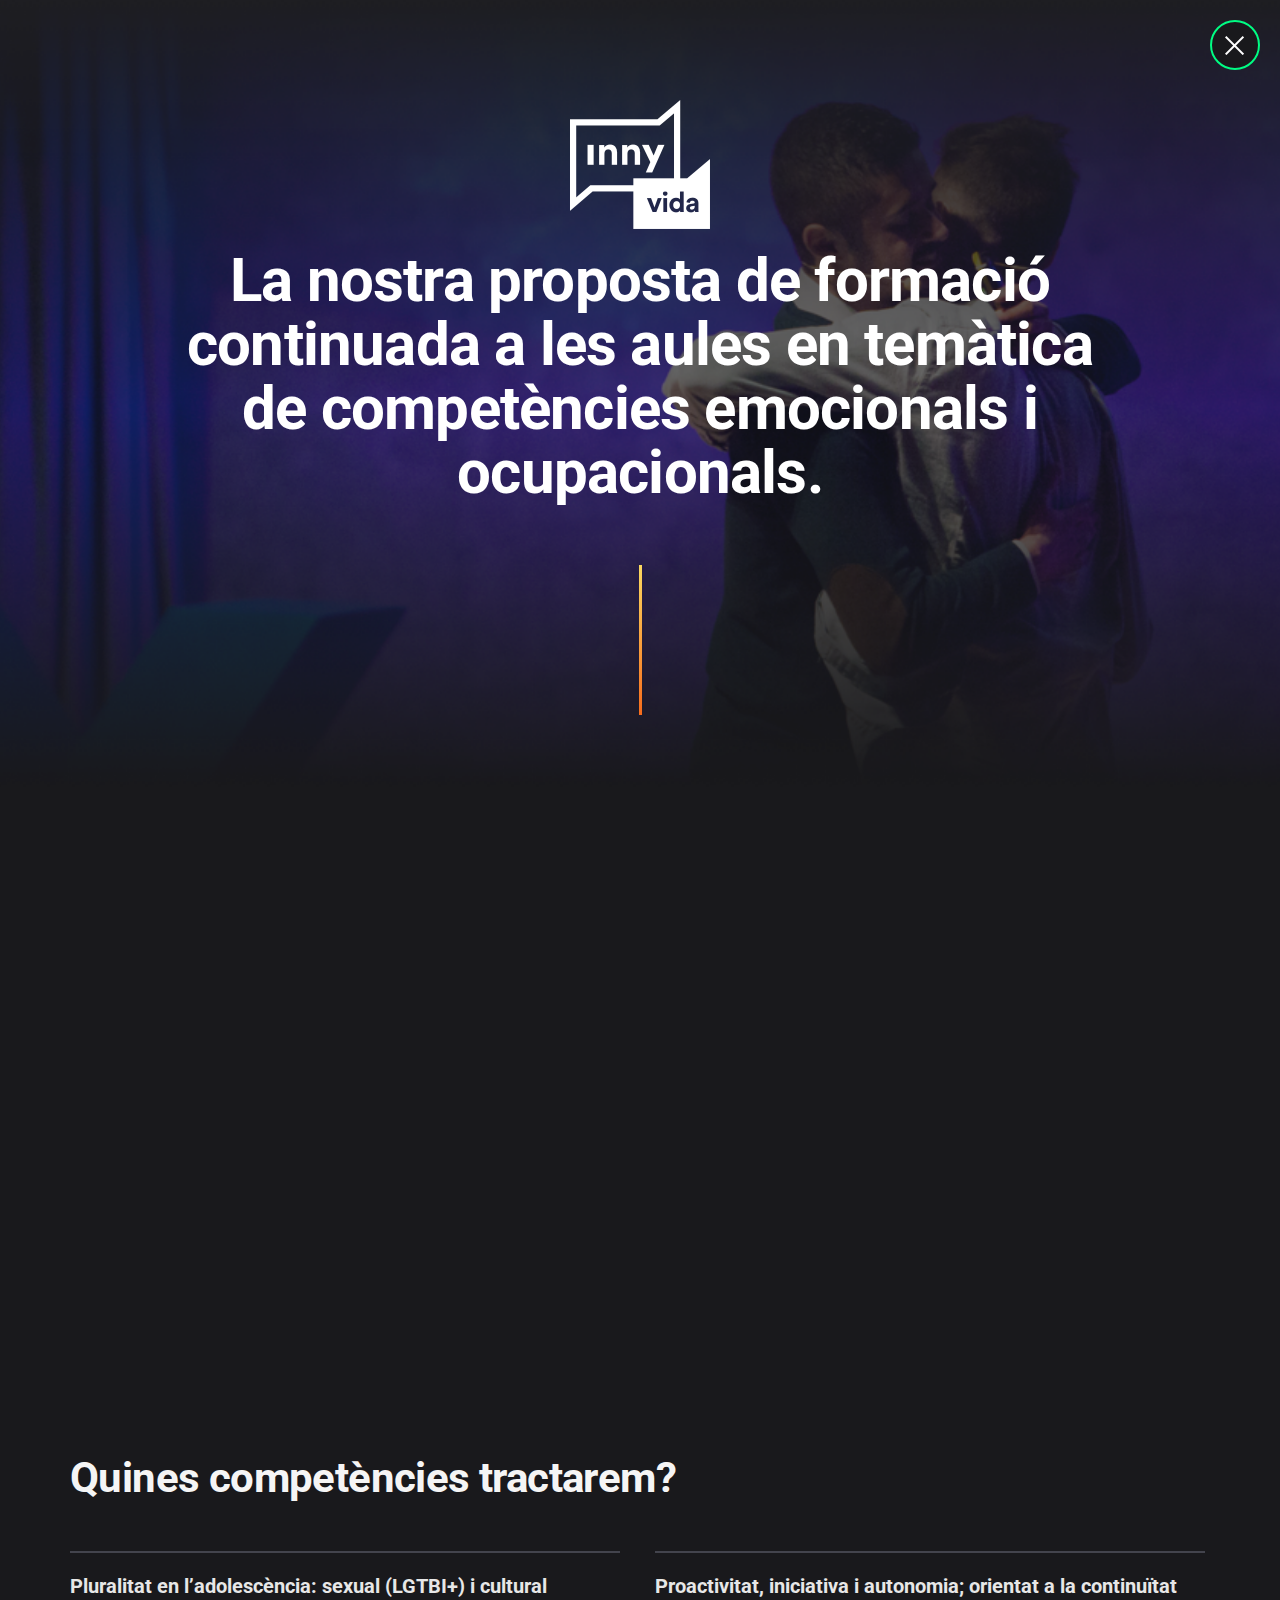
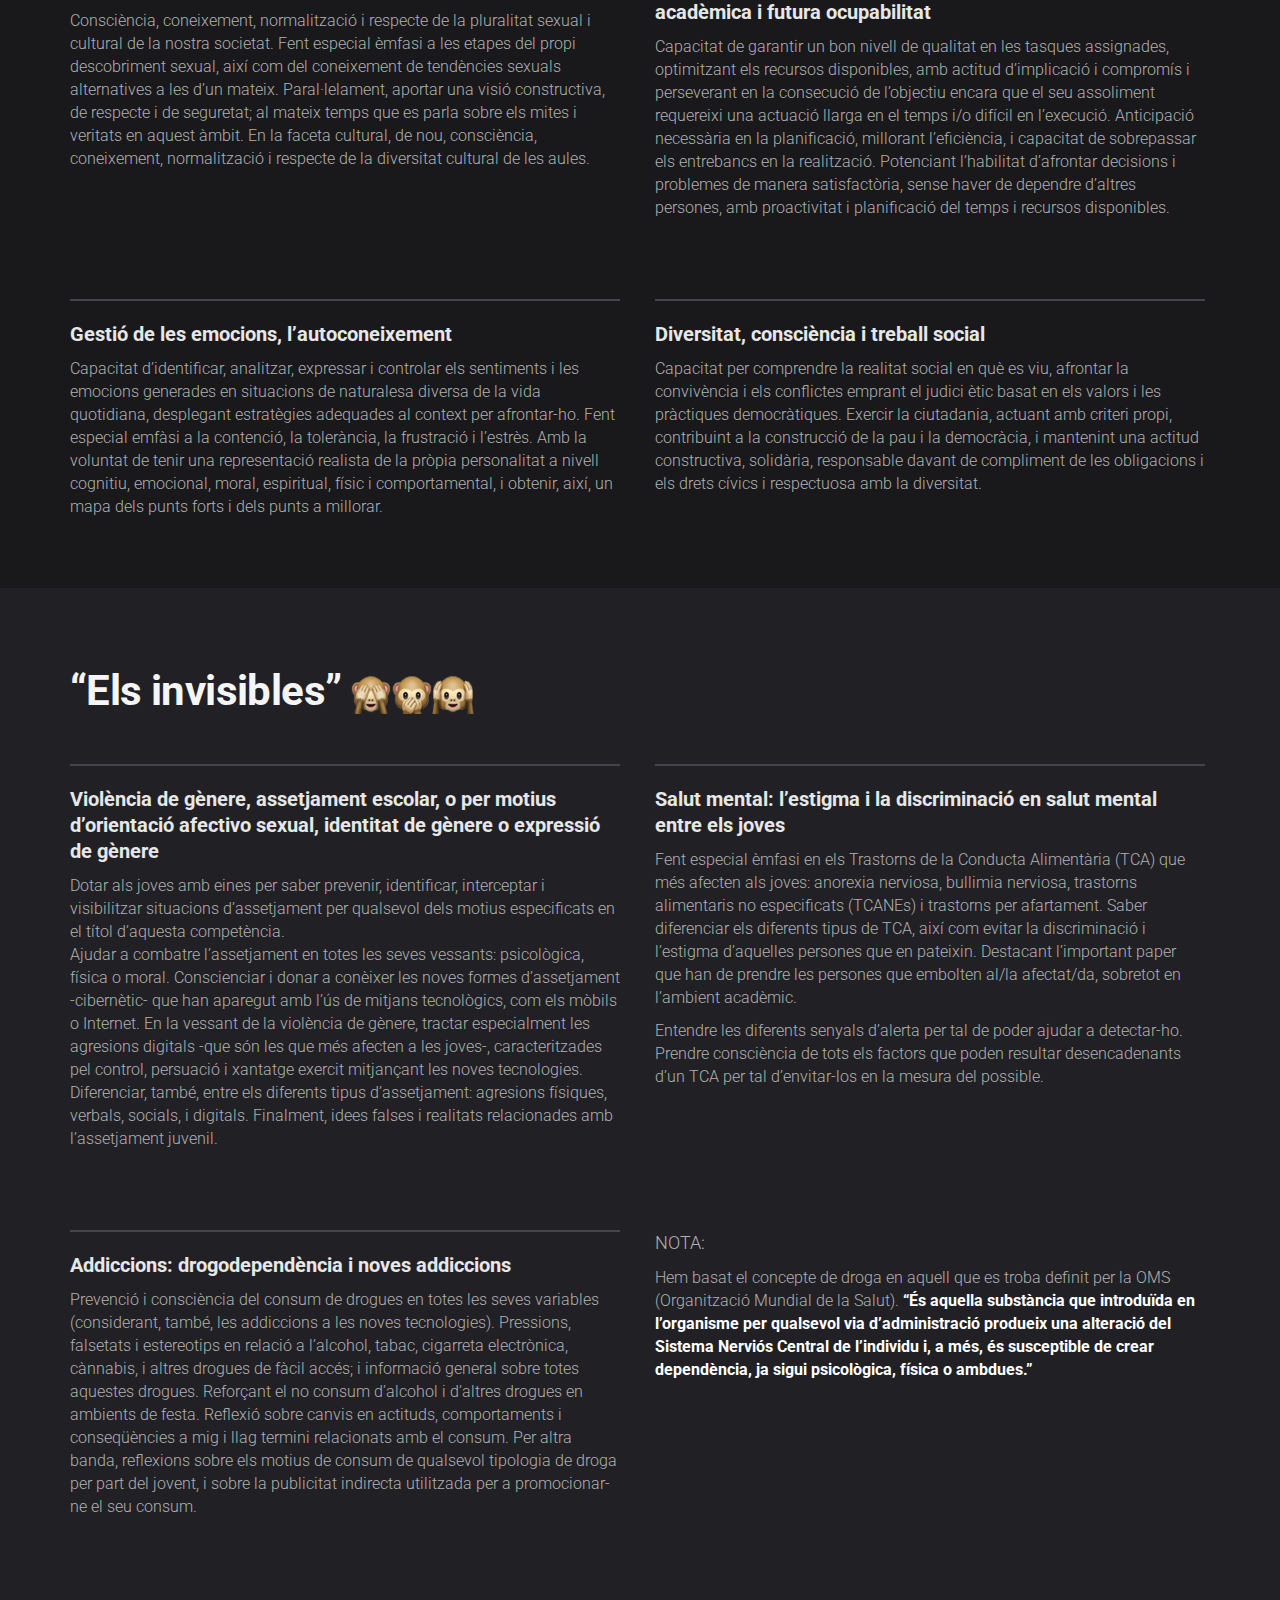
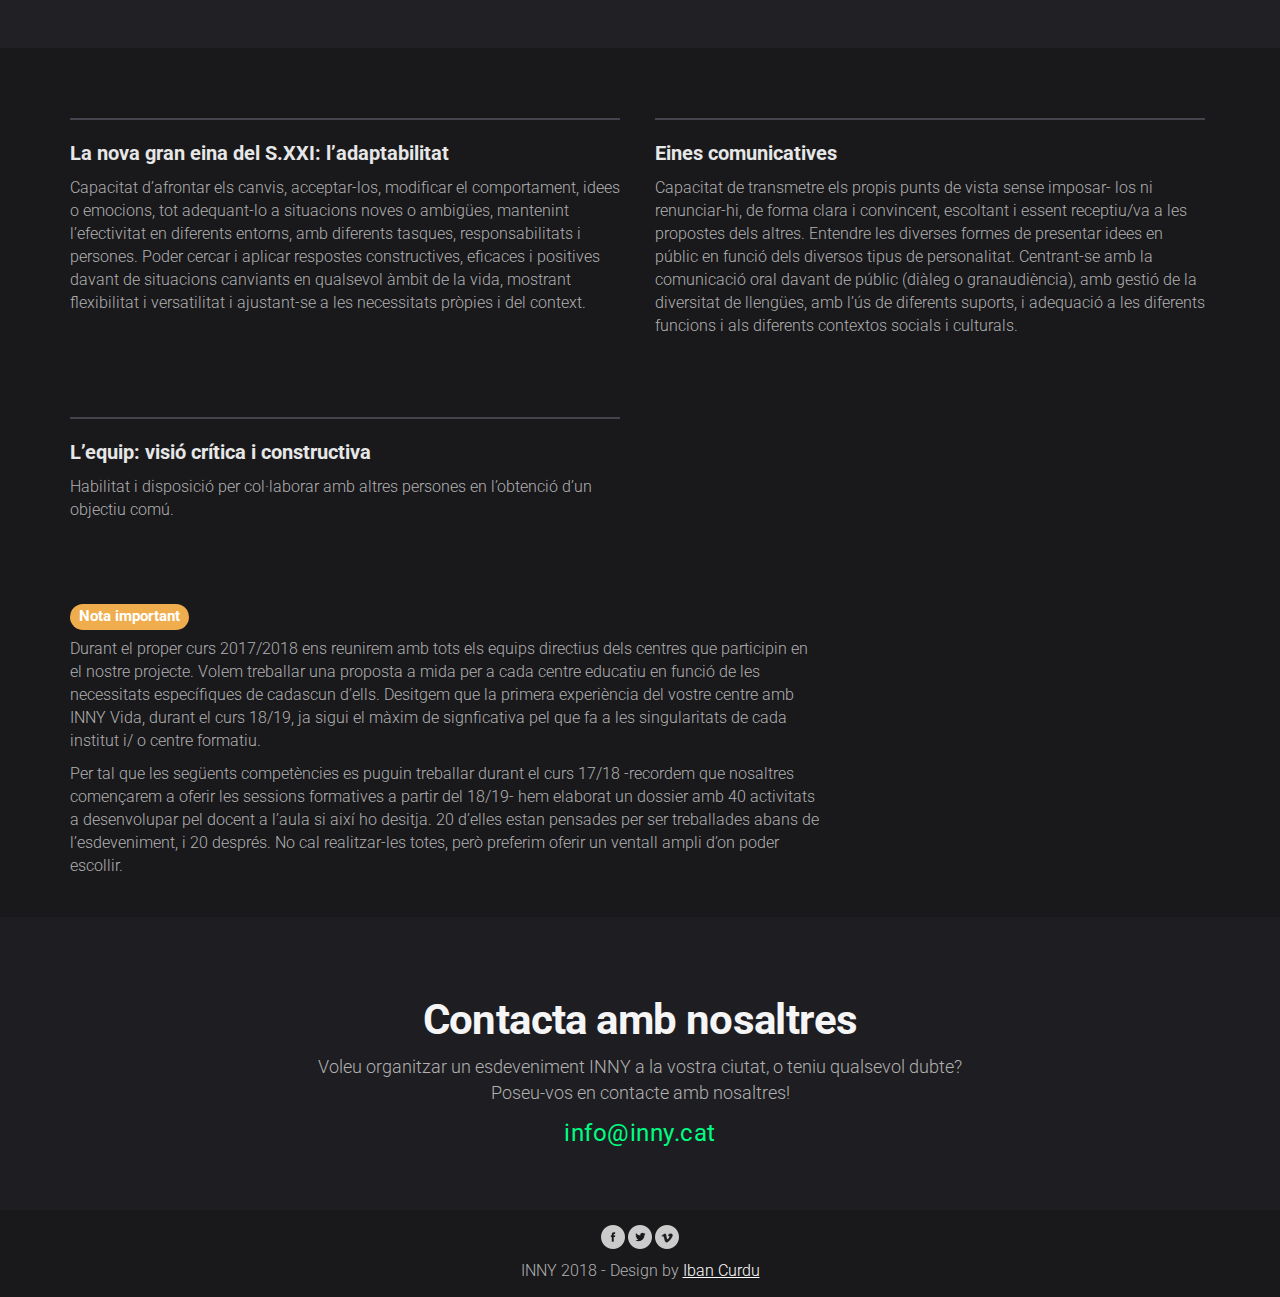
<file: inny-vida.html>
<!DOCTYPE html>
<html lang="cat">
  <head>
  	<meta charset="utf-8">
    <meta http-equiv="X-UA-Compatible" content="IE=edge">
    <meta name="viewport" content="width=device-width, maximum-scale=1 initial-scale=1.0 user-scalable=no">
    <meta name="description" content="INNY és una associació juvenil sense ànim de lucre formada per un grup de joves menors de 25 anys. Som un potenciador juvenil de competències emocionals i ocupacionals.">
    <meta name="author" content="inny">

    <title>INNY | INNY Vida</title>

    <!-- Facebook Metatags -->
    <meta property=”og:title” content=”inny”/>
    <meta property=”og:url” content=”http:www.inny.cat”/>
    <meta property=”og:description” content=”INNY és una associació juvenil sense ànim de lucre formada per un grup de joves menors de 25 anys. Som un potenciador juvenil de competències emocionals i ocupacionals.”/>
    <meta property=”og:image” content=”http://www.inny.cat/assets/img/inny-facebook.jpg”/>

    <!-- Twitter Card data -->
    <meta name="twitter:card" content="inny">
    <meta name="twitter:site" content="@innyproject">
    <meta name="twitter:title" content="inny">
    <meta name="twitter:description" content="INNY és una associació juvenil sense ànim de lucre formada per un grup de joves menors de 25 anys. Som un potenciador juvenil de competències emocionals i ocupacionals..">
    <meta name="twitter:creator" content="@innyproject">
    <!-- Resumen Twitter Card con una imagen grande con al menos 280x150px -->
    <meta name="twitter:image:src" content="http://www.inny.cat/assets/img/inny-twitter.jpg">

    <!--[if lt IE 9]>
      <script src="http://html5shim.googlecode.com/svn/trunk/html5.js"></script>
    <![endif]-->

    <!-- Fonts -->
    <link href="https://fonts.googleapis.com/css?family=Lora:400i" rel="stylesheet">
    <link href="https://fonts.googleapis.com/css?family=Roboto:300,700" rel="stylesheet">
    
    <!-- Stylesheets -->
    <link rel="stylesheet" type="text/css" href="assets/css/bootstrap.min.css">
    <link rel="stylesheet" type="text/css" href="assets/css/inny.css">
    <link rel="stylesheet" type="text/css" href="assets/css/aos.css">

    <!-- Favicon -->
    <link rel="shortcut icon" href="assets/img/favicon.png">

</head>

<body>
   
   <!-- Navigation -->
    <nav >
    <a href="inny-360.html#inny-360" class="btn-close"><div class="close-button"><img src="assets/img/close-icn.png">
    </div></a>
    </nav>

<section id="inny-vida" class="clear-space" data-aos="fade">
  <div class="container">
    <div class="row">
      <div class="col-md-10 col-md-offset-1 text-center" data-aos="fade-up">
        <img src="assets/img/logo-inny-vida.png" class="img-responsive">
        <h1>La nostra proposta de formació continuada a les aules en temàtica de competències emocionals i ocupacionals.</h1>
      </div> <!-- close col -->
    </div> <!-- close row -->
      <div class="separator-vertical gradient-emphasis bg-pan-left" data-aos="fade-down" data-aos-duration="700" data-aos-delay="300"></div>
  </div> <!-- close container -->
</section>

<section class="clear-space" data-aos="fade">
  <div class="container">
    <div class="row">
      
      <div class="col-sm-4 col-xs-12 data">
        
        <div class="separator-data gradient-highlight"></div>
        <span class="number-big" style="font-size: 55px;">11 sessions</span>
        <h6>de 90 minuts</h6>

        <div class="separator-data gradient-highlight"></div>
        <span class="number-big">Gratuit</span>
        <h6>pels centres educatius</h6>

        <div class="separator-data gradient-highlight"></div>
        <h6>Equip de: educadors, psicòlegs, psicopedagogs, infermers, mediadors socials, emprenedors socials, dinamitzadors i comunicadors</h6>

      </div> <!-- close col -->

      <div class="col-sm-7 col-sm-offset-1" data-aos="fade-up">
        <h6>S’oferiran 11 sessions de 90 minuts cadascuna, distribuïdes en una sessió setmanal durant un trimestre, en temàtiques relacionades amb les competències emocionals i ocupacionals dels i de les joves.</h6>
        <h6>Un equip format per joves educadors, psicòlegs, psicopedagogs, infermers, mediadors socials, emprenedors socials, dinamitzadors i comunicadors —amb el suport d’un ampli ventall d’especialistes provinents de múltiples institucions públiques i privades vinculades amb el panorama educatiu— realitzaran diferents tallers presencials i participatius a l’aula amb l’objectiu de treballar i conscienciar sobre les 11 competències següents:</h6>
      </div>

    </div> <!-- close row -->
  </div> <!-- close container -->
</section>

<section>
  <div class="container">
    <div class="row">
      <div class="col-sm-10 space-30">
       <h2>Quines competències tractarem?</h2>
      </div> <!-- close col -->
    </div> <!-- close row -->
    <div class="row space-30">
      <div class="col-sm-6 info-line">
        <h5>Pluralitat en l’adolescència: sexual (LGTBI+) i cultural</h5>
        <p>Consciència, coneixement, normalització i respecte de la pluralitat sexual i cultural de la nostra societat. Fent especial èmfasi a les etapes del propi descobriment sexual, així com del coneixement de tendències sexuals alternatives a les d’un mateix. Paral·lelament, aportar una visió constructiva, de respecte i de seguretat; al mateix temps que es parla sobre els mites i veritats en aquest àmbit. En la faceta cultural, de nou, consciència, coneixement, normalització i respecte de la diversitat cultural de les aules.</p>
      </div> <!-- close col -->

      <div class="col-sm-6 info-line">
        <h5>Proactivitat, iniciativa i autonomia; orientat a la continuïtat acadèmica i futura ocupabilitat</h5>
        <p>Capacitat de garantir un bon nivell de qualitat en les tasques assignades, optimitzant els recursos disponibles, amb actitud d’implicació i compromís i perseverant en la consecució de l’objectiu encara que el seu assoliment requereixi una actuació llarga en el temps i/o difícil en l’execució. Anticipació necessària en la planificació, millorant l’eficiència, i capacitat de sobrepassar els entrebancs en la realització. Potenciant l’habilitat d’afrontar decisions i problemes de manera satisfactòria, sense haver de dependre d’altres persones, amb proactivitat i planificació del temps i recursos disponibles.</p>
      </div> <!-- close col -->
    </div> <!-- close row -->
    <div class="row space-30">
      <div class="col-sm-6 info-line">
        <h5>Gestió de les emocions, l’autoconeixement</h5>
        <p>Capacitat d’identificar, analitzar, expressar i controlar els sentiments i les emocions generades en situacions de naturalesa diversa de la vida quotidiana, desplegant estratègies adequades al context per afrontar-ho. Fent especial emfàsi a la contenció, la tolerància, la frustració i l’estrès. Amb la voluntat de tenir una representació realista de la pròpia personalitat a nivell cognitiu, emocional, moral, espiritual, físic i comportamental, i obtenir, així, un mapa dels punts forts i dels punts a millorar.</p>
      </div> <!-- close col -->

      <div class="col-sm-6 info-line">
        <h5>Diversitat, consciència i treball social</h5>
        <p>Capacitat per comprendre la realitat social en què es viu, afrontar la convivència i els conflictes emprant el judici ètic basat en els valors i les pràctiques democràtiques. Exercir la ciutadania, actuant amb criteri propi, contribuint a la construcció de la pau i la democràcia, i mantenint una actitud constructiva, solidària, responsable davant de compliment de les obligacions i els drets cívics i respectuosa amb la diversitat.</p>
      </div> <!-- close col -->
    </div> <!-- close row -->
  </div>
</section>

<section id="invisibles" class="clear-space">
  <div class="container">
    <div class="row">
      <div class="col-sm-10 space-30">
       <h2>“Els invisibles” <img src="assets/img/emoji/invisibles.png"></h2>
      </div> <!-- close col -->
    </div> <!-- close row -->
    <div class="row space-30">
      <div class="col-sm-6 info-line">
        <h5>Violència de gènere, assetjament escolar, o per motius d’orientació afectivo sexual, identitat de gènere o expressió de gènere</h5>
        <p>Dotar als joves amb eines per saber prevenir, identificar, interceptar i visibilitzar situacions d’assetjament per qualsevol dels motius especificats en el títol d’aquesta competència.<br>

        Ajudar a combatre l’assetjament en totes les seves vessants: psicològica, física o moral. Conscienciar i donar a conèixer les noves formes d’assetjament -cibernètic- que han aparegut amb l’ús de mitjans tecnològics, com els mòbils o Internet. En la vessant de la violència de gènere, tractar especialment les agresions digitals -que són les que més afecten a les joves-, caracteritzades pel control, persuació i xantatge exercit mitjançant les noves tecnologies. Diferenciar, també, entre els diferents tipus d’assetjament: agresions físiques, verbals, socials, i digitals. Finalment, idees falses i realitats relacionades amb l’assetjament juvenil.</p>
      </div> <!-- close col -->

      <div class="col-sm-6 info-line">
        <h5>Salut mental: l’estigma i la discriminació en salut mental entre els joves</h5>
        <p>Fent especial èmfasi en els Trastorns de la Conducta Alimentària (TCA) que més afecten als joves: anorexia nerviosa, bullimia nerviosa, trastorns alimentaris no especificats (TCANEs) i trastorns per afartament. Saber diferenciar els diferents tipus de TCA, així com evitar la discriminació i l’estigma d’aquelles persones que en pateixin. Destacant l’important paper que han de prendre les persones que embolten al/la afectat/da, sobretot en l’ambient acadèmic. </p>
        <p>Entendre les diferents senyals d’alerta per tal de poder ajudar a detectar-ho. Prendre consciència de tots els factors que poden resultar desencadenants d’un TCA per tal d’envitar-los en la mesura del possible.</p>
      </div> <!-- close col -->
    </div> <!-- close row -->
    <div class="row space-30">
      <div class="col-sm-6 info-line">
        <h5>Addiccions: drogodependència i noves addiccions</h5>
        <p>Prevenció i consciència del consum de drogues en totes les seves variables (considerant, també, les addiccions a les noves tecnologies). Pressions, falsetats i estereotips en relació a l’alcohol, tabac, cigarreta electrònica, cànnabis, i altres drogues de fàcil accés; i informació general sobre totes aquestes drogues. Reforçant el no consum d’alcohol i d’altres drogues en ambients de festa. Reflexió sobre canvis en actituds, comportaments i conseqüències a mig i llag termini relacionats amb el consum. Per altra banda, reflexions sobre els motius de consum de qualsevol tipologia de droga per part del jovent, i sobre la publicitat indirecta utilitzada per a promocionar-ne el seu consum.</p>
      </div> <!-- close col -->

      <div class="col-sm-6 info-line">
        <h6>NOTA:</h6>
        <p>Hem basat el concepte de droga en aquell que es troba definit per la OMS (Organització Mundial de la Salut). <em>“És aquella substància que introduïda en l’organisme per qualsevol via d’administració produeix una alteració del Sistema Nerviós Central de l’individu i, a més, és susceptible de crear dependència, ja sigui psicològica, física o ambdues.”</em></p>
      </div> <!-- close col -->
    </div> <!-- close row -->
  </div> <!-- close container -->  
</section>

<section class="clear-space">
  <div class="container">
    <div class="row space-30">
      <div class="col-sm-6 info-line">
        <h5>La nova gran eina del S.XXI: l’adaptabilitat</h5>
        <p>Capacitat d’afrontar els canvis, acceptar-los, modificar el comportament, idees o emocions, tot adequant-lo a situacions noves o ambigües, mantenint l’efectivitat en diferents entorns, amb diferents tasques, responsabilitats i persones. Poder cercar i aplicar respostes constructives, eficaces i positives davant de situacions canviants en qualsevol àmbit de la vida, mostrant flexibilitat i versatilitat i ajustant-se a les necessitats pròpies i del context.</p>
      </div> <!-- close col -->

      <div class="col-sm-6 info-line">
        <h5>Eines comunicatives</h5>
        <p>Capacitat de transmetre els propis punts de vista sense imposar- los ni renunciar-hi, de forma clara i convincent, escoltant i essent receptiu/va a les propostes dels altres. Entendre les diverses formes de presentar idees en públic en funció dels diversos tipus de personalitat. Centrant-se amb la comunicació oral davant de públic (diàleg o granaudiència), amb gestió de la diversitat de llengües, amb l’ús de diferents suports, i adequació a les diferents funcions i als diferents contextos socials i culturals.</p>
      </div> <!-- close col -->
    </div> <!-- close row -->

    <div class="row space-30">
      <div class="col-sm-6 info-line">
        <h5>L’equip: visió crítica i constructiva</h5>
        <p>Habilitat i disposició per col·laborar amb altres persones en l’obtenció d’un objectiu comú.</p>
      </div> <!-- close col -->
    </div> <!-- close row -->

    <div class="row space-30">
      <div class="col-sm-8">
        <h5><span class="label label-warning">Nota important</span></h5>
        <p>Durant el proper curs 2017/2018 ens reunirem amb tots els equips directius dels centres que participin en el nostre projecte. Volem treballar una proposta a mida per a cada centre educatiu en funció de les necessitats específiques de cadascun d’ells. Desitgem que la primera experiència del vostre centre amb INNY Vida, durant el curs 18/19, ja sigui el màxim de signficativa pel que fa a les singularitats de cada institut i/ o centre formatiu.</p>
        <p>Per tal que les següents competències es puguin treballar durant el curs 17/18 -recordem que nosaltres començarem a oferir les sessions formatives a partir del 18/19- hem elaborat un dossier amb 40 activitats a desenvolupar pel docent a l’aula si així ho desitja. 20 d’elles estan pensades per ser treballades abans de l’esdeveniment, i 20 després. No cal realitzar-les totes, però preferim oferir un ventall ampli d’on poder escollir.</p>
      </div> <!-- close col -->
    </div> <!-- close row -->

  </div> <!-- close container -->  
</section>

<section id="contacta" class="clear-space">
  <div class="container">
    <div class="row">
    <div class="col-sm-offset-1 col-sm-10 text-center">
      <h2>Contacta amb nosaltres</h2>
      <h6>Voleu organitzar un esdeveniment INNY a la vostra ciutat, o teniu qualsevol dubte?
<br>Poseu-vos en contacte amb nosaltres!</h6>
      <a class="contact-link" href="mailto:info@inny.cat">info@inny.cat</a>
      </div> <!-- close container -->
    </div> <!-- close row -->

  </div> <!-- close container -->
</section>

<footer>
  <div class="container-fluid text-center">
    <div class="btn-group">
      <a href="http://www.facebook.com/innyproject" target="_blank"><img src="assets/img/rrss/facebook.png"></a>
      <a href="http://www.twitter.com/innyproject" target="_blank"><img src="assets/img/rrss/twitter.png"></a>
      <a href="http://www.vimeo.com/innyproject" target="_blank"><img src="assets/img/rrss/vimeo.png"></a>
    </div> <!-- close btn-group -->
    <p>INNY 2018 - Design by <a href="http://www.ibancurdu.com" target="_blank">Iban Curdu</a></p>
  </div> <!-- CLOSE CONTAINER -->
</footer>



</body>

  <!-- JS Libraries -->

  <script type="text/javascript" src="assets/js/jquery-2.1.4.js"></script>
  <script type="text/javascript" src="assets/js/bootstrap.min.js"></script>
  <script type="text/javascript" src="assets/js/aos.js"></script>
      <script>
        AOS.init({duration: 1000, once: true,});
      </script>

  <!-- Google Analytics -->
    <script>
      (function(i,s,o,g,r,a,m){i['GoogleAnalyticsObject']=r;i[r]=i[r]||function(){
      (i[r].q=i[r].q||[]).push(arguments)},i[r].l=1*new Date();a=s.createElement(o),
      m=s.getElementsByTagName(o)[0];a.async=1;a.src=g;m.parentNode.insertBefore(a,m)
      })(window,document,'script','//www.google-analytics.com/analytics.js','ga');

      ga('create', 'UA-67450306-1', 'auto');
      ga('send', 'pageview');
    </script>


</html>
</file>
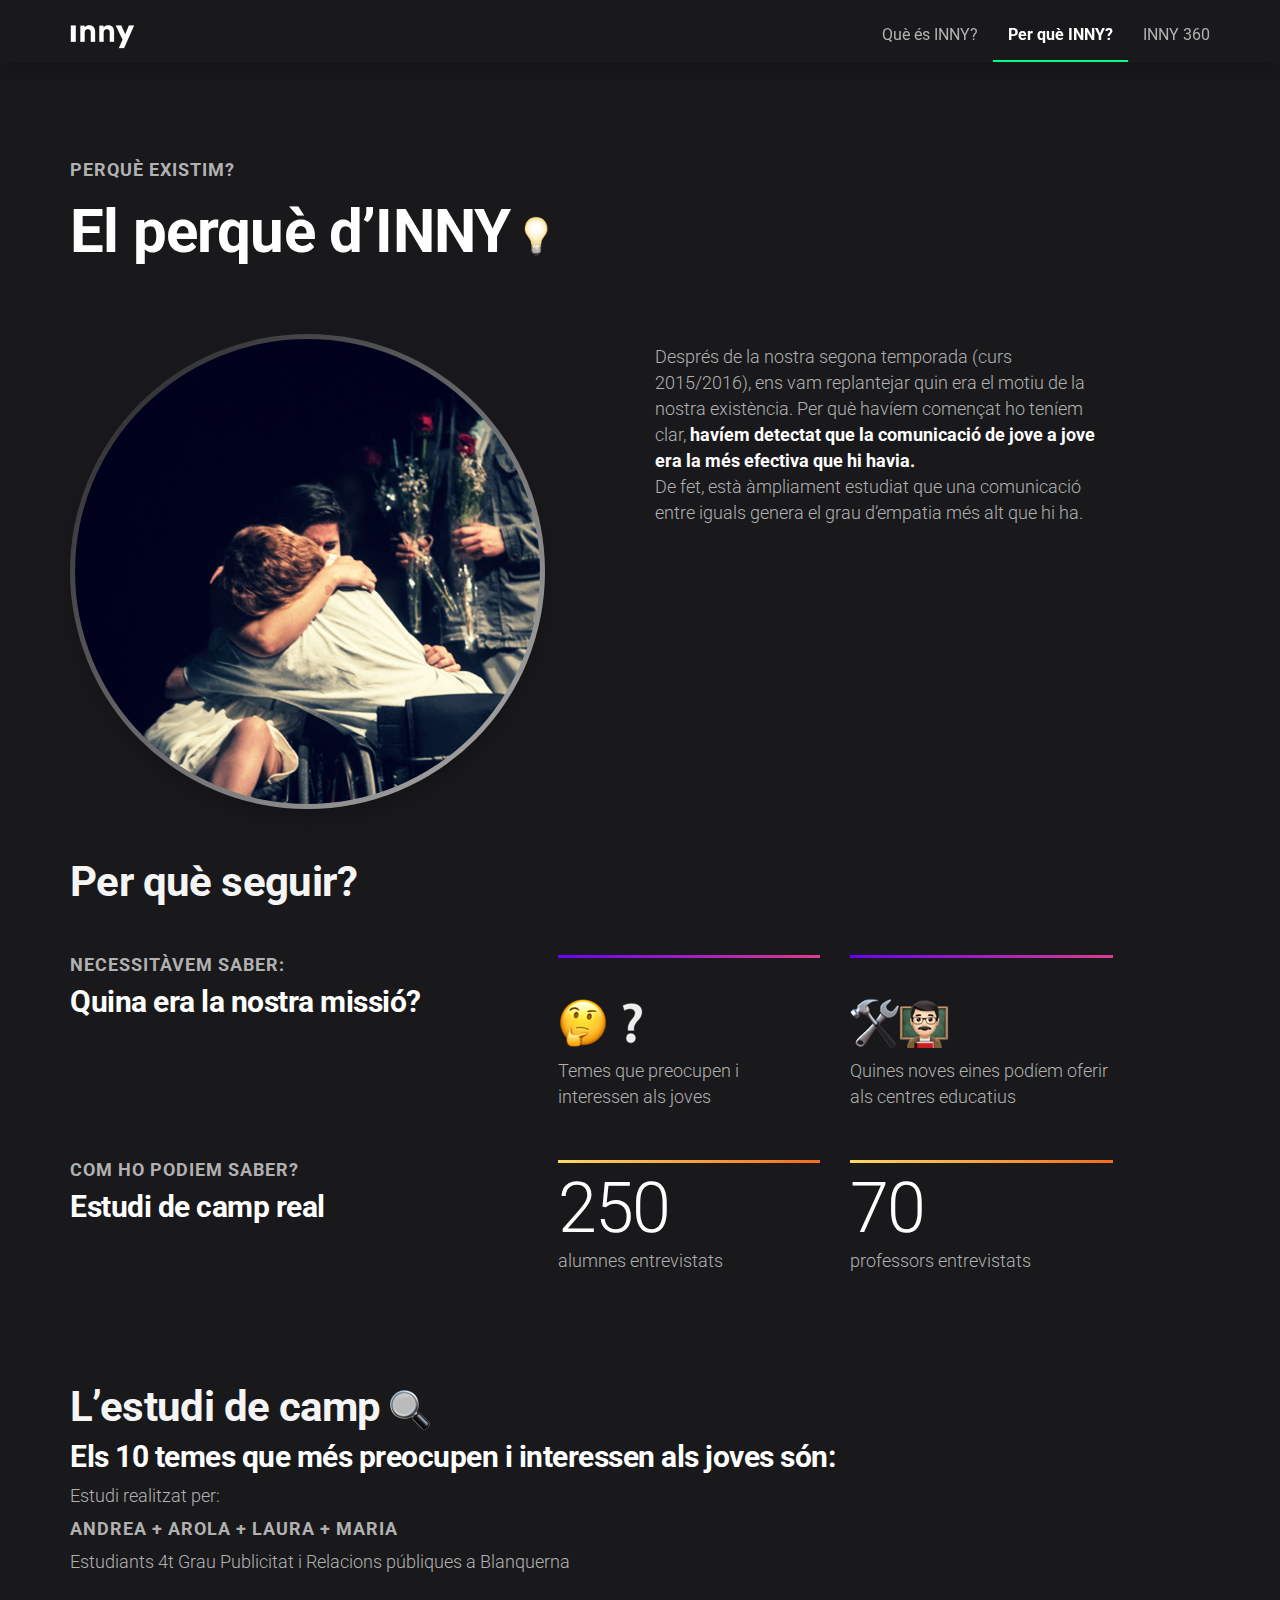
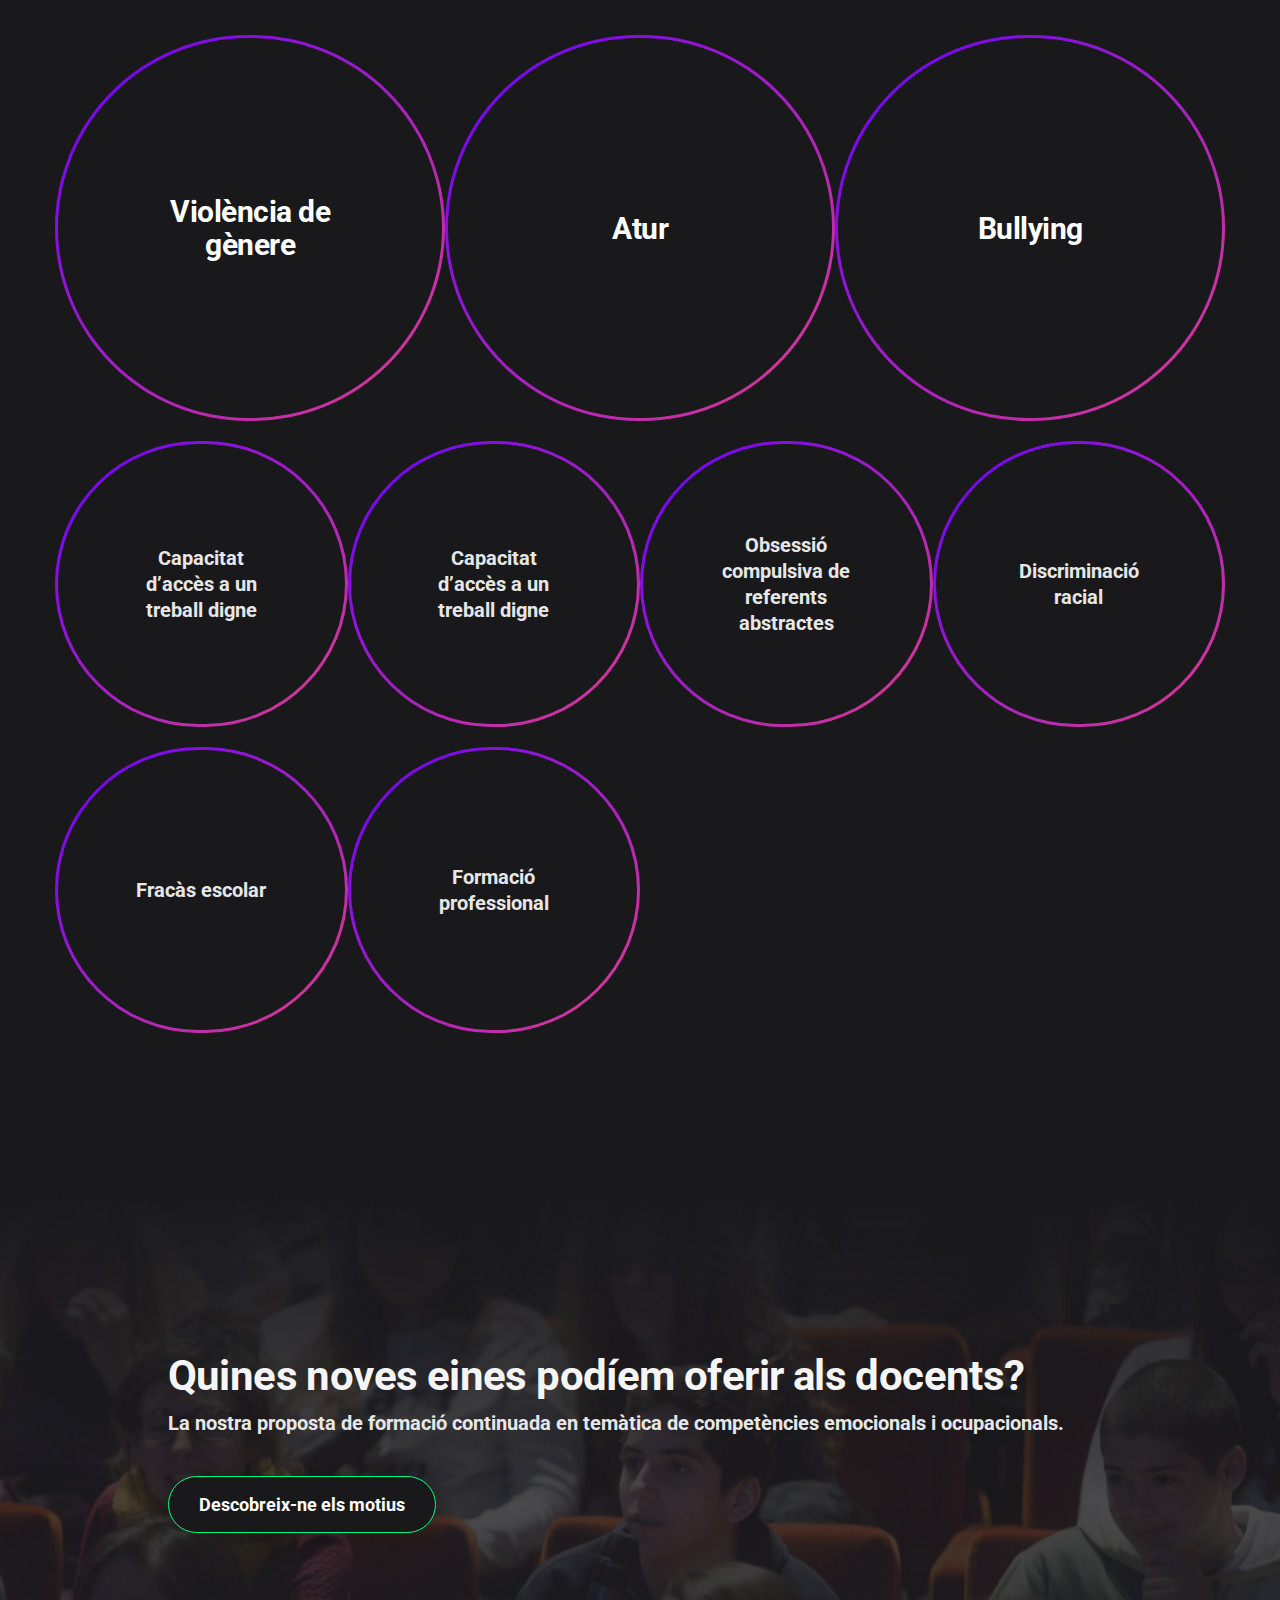
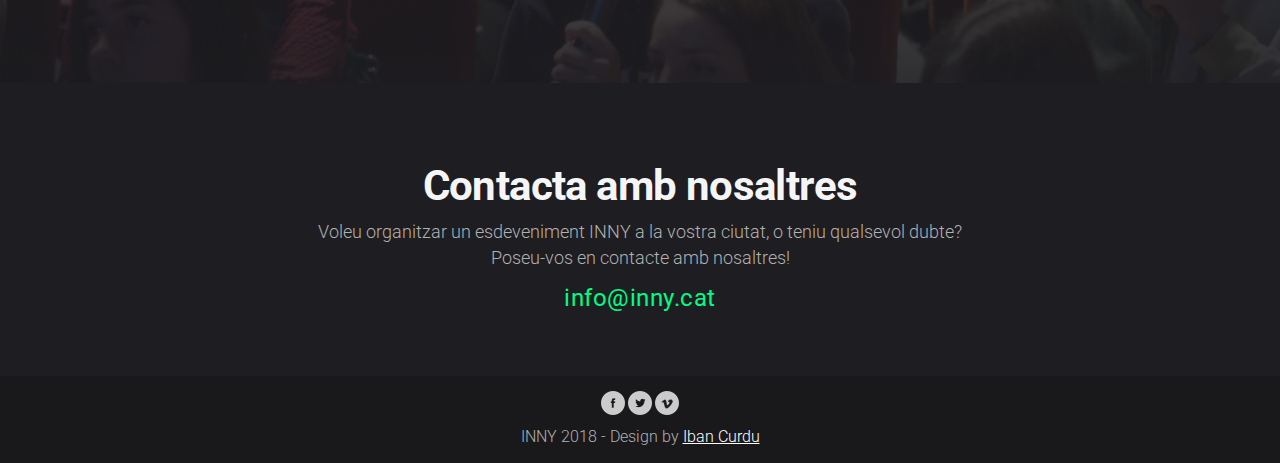
<file: perque-inny.html>
<!DOCTYPE html>
<html lang="cat">
  <head>
  	<meta charset="utf-8">
    <meta http-equiv="X-UA-Compatible" content="IE=edge">
    <meta name="viewport" content="width=device-width, maximum-scale=1 initial-scale=1.0 user-scalable=no">
    <meta name="description" content="INNY és una associació juvenil sense ànim de lucre formada per un grup de joves menors de 25 anys. Som un potenciador juvenil de competències emocionals i ocupacionals.">
    <meta name="author" content="inny">

    <title>INNY | Per què INNY?</title>

    <!-- Facebook Metatags -->
    <meta property=”og:title” content=”inny”/>
    <meta property=”og:url” content=”http:www.inny.cat”/>
    <meta property=”og:description” content=”INNY és una associació juvenil sense ànim de lucre formada per un grup de joves menors de 25 anys. Som un potenciador juvenil de competències emocionals i ocupacionals.”/>
    <meta property=”og:image” content=”http://www.inny.cat/assets/img/inny-facebook.jpg”/>

    <!-- Twitter Card data -->
    <meta name="twitter:card" content="inny">
    <meta name="twitter:site" content="@innyproject">
    <meta name="twitter:title" content="inny">
    <meta name="twitter:description" content="INNY és una associació juvenil sense ànim de lucre formada per un grup de joves menors de 25 anys. Som un potenciador juvenil de competències emocionals i ocupacionals..">
    <meta name="twitter:creator" content="@innyproject">
    <!-- Resumen Twitter Card con una imagen grande con al menos 280x150px -->
    <meta name="twitter:image:src" content="http://www.inny.cat/assets/img/inny-twitter.jpg">

    <!--[if lt IE 9]>
      <script src="http://html5shim.googlecode.com/svn/trunk/html5.js"></script>
    <![endif]-->

    <!-- Fonts -->
    <link href="https://fonts.googleapis.com/css?family=Lora:400i" rel="stylesheet">
    <link href="https://fonts.googleapis.com/css?family=Roboto:300,700" rel="stylesheet">
    
    <!-- Stylesheets -->
    <link rel="stylesheet" type="text/css" href="assets/css/bootstrap.min.css">
    <link rel="stylesheet" type="text/css" href="assets/css/inny.css">
    <link rel="stylesheet" type="text/css" href="assets/css/aos.css">

    <!-- Favicon -->
    <link rel="shortcut icon" href="assets/img/favicon.png">

</head>

<body>
   <!-- Navigation -->

    <nav class="navbar navbar-default navbar-custom navbar-fixed-top">
        <div class="container">
            
            <!-- Brand and toggle get grouped for better mobile display -->
            <div class="navbar-header page-scroll">
                <button type="button" class="navbar-toggle" data-toggle="collapse" data-target="#bs-example-navbar-collapse-1">
                    <span class="sr-only">Toggle navigation</span>
                    <span class="icon-bar"></span>
                    <span class="icon-bar"></span>
                    <span class="icon-bar"></span>
                </button>
                <a class="navbar-brand" href="index.html"><img src="assets/img/inny-logo-white.png"></a>
            </div>

            <!-- Collect the nav links, forms, and other content for toggling -->
            <div class="collapse navbar-collapse" id="bs-example-navbar-collapse-1">
                <ul class="nav navbar-nav navbar-right">
                    <li>
                        <a href="que-es-inny.html">Què és INNY?</a>
                    </li>
                    <li class="active">
                        <a href="perque-inny.html">Per què INNY?</a>
                    </li>
                    <li>
                        <a href="inny-360.html">INNY 360</a>
                    </li>
                </ul>
            </div>  <!-- /.navbar-collapse -->
        </div> <!-- /.container -->
    </nav>

<section id="hero-header">
  <div class="container">
    <div class="row">
      <div class="col-md-10 animated FadeIn space-60">
        <h4>PERQUÈ EXISTIM?</h4>
        <h1>El perquè d’INNY <img src="assets/img/emoji/intro-perque-inny.png"></h1>
      </div> <!-- close col -->
    </div> <!-- close row -->
  </div> <!-- close container -->
</section>

<section class="clear-space">
  <div class="row">
    <div class="container">
      <div class="col-sm-5 img-container gradient-photo shadow space-30">
        <img class="img-inny img-responsive " src="assets/img/main-perque-inny.png">
      </div> <!-- close col -->

      <div class="col-sm-offset-1 col-sm-5 center-vertical">
        <h6>Després de la nostra segona temporada (curs 2015/2016), ens vam replantejar quin era el motiu de la nostra existència. Per què havíem començat ho teníem clar, <em>havíem detectat que la comunicació de jove a jove era la més efectiva que hi havia.</em> <br>De fet, està àmpliament estudiat que una comunicació entre iguals genera el grau d’empatia més alt que hi ha.</h6>

      </div> <!-- close col -->

    </div> <!-- close container -->  
  </div> <!-- close row -->
</section>


<section class="clear-space">
  <div class="container">
    <div class="row">

    <div class="col-sm-12 space-30">
      <h2>Per què seguir?</h2>
    </div>
      
      <div class="col-sm-5">
        <h4>Necessitàvem saber:</h4>
        <h3>Quina era la nostra missió?</h3>
      </div>
      <div class="col-sm-3 col-xs-6 data">
        <div class="separator-data gradient-highlight"></div>
        <img src="assets/img/emoji/temes-alumnes.png">
        <h6>Temes que preocupen i interessen als joves</h6>
      </div>
      <div class="col-sm-3 col-xs-6 data space-30">
        <div class="separator-data gradient-highlight"></div>
        <img src="assets/img/emoji/eines-professors.png">
        <h6>Quines noves eines podíem oferir als centres educatius </h6>
      </div>
      
      <div class="col-sm-5">
          <h4>Com ho podiem saber?</h4>
          <h3>Estudi de camp real</h3>
      </div>
      <div class="col-sm-3 col-xs-6">
        <div class="separator-data gradient-emphasis"></div>
        <span class="number-big">250</span>
        <h6>alumnes entrevistats</h6>
      </div>
      <div class="col-sm-3 col-xs-6 space-30">
        <div class="separator-data gradient-emphasis"></div>
        <span class="number-big">70</span>
        <h6>professors entrevistats</h6>
      </div>

    </div> <!-- close row -->
    <div class="row">
      <div class="col-sm-12 space-30">
        <h2>L’estudi de camp <img src="assets/img/emoji/estudi-camp.png"></h2>
        <h3>Els 10 temes que més preocupen i interessen als joves són:</h3>
        <h6>Estudi realitzat per:</h6>
        <h4>Andrea + Arola + Laura + Maria</h4>
        <h6>Estudiants 4t Grau Publicitat i Relacions públiques a Blanquerna</h6>
      </div>
      
      <div class="col-sm-4 gradient-highlight data-container">
        <div class="data-circle-big">
          <h3>Violència de gènere</h3>
        </div>
      </div>

      <div class="col-sm-4 gradient-highlight data-container">
        <div class="data-circle-big">
          <h3>Atur</h3>
        </div>
      </div>

      <div class="col-sm-4 gradient-highlight data-container">
        <div class="data-circle-big">
          <h3>Bullying</h3>
        </div>
      </div>

      <div class="col-sm-3 col-xs-6 gradient-highlight data-container">
        <div class="data-circle-sm">
          <h5>Capacitat d’accès a un treball digne</h5>
        </div>
      </div>

      <div class="col-sm-3 col-xs-6 gradient-highlight data-container">
        <div class="data-circle-sm">
          <h5>Capacitat d’accès a un treball digne</h5>
        </div>
      </div>

      <div class="col-sm-3 col-xs-6 gradient-highlight data-container">
        <div class="data-circle-sm">
          <h5>Obsessió compulsiva de referents abstractes</h5>
        </div>
      </div>

      <div class="col-sm-3 col-xs-6 gradient-highlight data-container">
        <div class="data-circle-sm">
          <h5>Discriminació racial</h5>
        </div>
      </div>

      <div class="col-sm-3 col-xs-6 gradient-highlight data-container">
        <div class="data-circle-sm">
          <h5>Fracàs escolar</h5>
        </div>
      </div>

      <div class="col-sm-3 col-xs-6 gradient-highlight data-container">
        <div class="data-circle-sm">
          <h5>Formació professional</h5>
        </div>
      </div>

    </div> <!-- close row -->

  </div> <!-- close container -->  
</section>



<section id="cross-inny-360" class="x-selling">
  <div class="container">
    <div class="row">
        <div class="col-sm-offset-1 col-sm-10">
        <h2>Quines noves eines podíem oferir als docents?</h2>
        <h5>La nostra proposta de formació continuada en temàtica de competències emocionals i ocupacionals.</h5>
        <a class="btn btn-default shadow" href="perque-inny.html" role="button">Descobreix-ne els motius</a>
      </div>
    </div> <!-- close row -->
    
  </div> <!-- close container -->  
</section>



<section id="contacta" class="clear-space">
  <div class="container">
    <div class="row">
    <div class="col-sm-offset-1 col-sm-10 text-center">
      <h2>Contacta amb nosaltres</h2>
      <h6>Voleu organitzar un esdeveniment INNY a la vostra ciutat, o teniu qualsevol dubte?
<br>Poseu-vos en contacte amb nosaltres!</h6>
      <a class="contact-link" href="mailto:info@inny.cat">info@inny.cat</a>
      </div> <!-- close container -->
    </div> <!-- close row -->

  </div> <!-- close container -->
</section>

<footer>
  <div class="container-fluid text-center">
    <div class="btn-group">
      <a href="http://www.facebook.com/innyproject" target="_blank"><img src="assets/img/rrss/facebook.png"></a>
      <a href="http://www.twitter.com/innyproject" target="_blank"><img src="assets/img/rrss/twitter.png"></a>
      <a href="http://www.vimeo.com/innyproject" target="_blank"><img src="assets/img/rrss/vimeo.png"></a>
    </div> <!-- close btn-group -->
    <p>INNY 2018 - Design by <a href="http://www.ibancurdu.com" target="_blank">Iban Curdu</a></p>
  </div> <!-- CLOSE CONTAINER -->
</footer>

 

</body>

  <!-- JS Libraries -->

  <script type="text/javascript" src="assets/js/jquery-2.1.4.js"></script>
  <script type="text/javascript" src="assets/js/bootstrap.min.js"></script>
  <script type="text/javascript" src="assets/js/aos.js"></script>
      <script>
        AOS.init({duration: 1000, once: true,});
      </script>

  <!-- Google Analytics -->
    <script>
      (function(i,s,o,g,r,a,m){i['GoogleAnalyticsObject']=r;i[r]=i[r]||function(){
      (i[r].q=i[r].q||[]).push(arguments)},i[r].l=1*new Date();a=s.createElement(o),
      m=s.getElementsByTagName(o)[0];a.async=1;a.src=g;m.parentNode.insertBefore(a,m)
      })(window,document,'script','//www.google-analytics.com/analytics.js','ga');

      ga('create', 'UA-67450306-1', 'auto');
      ga('send', 'pageview');
    </script>


</html>
</file>
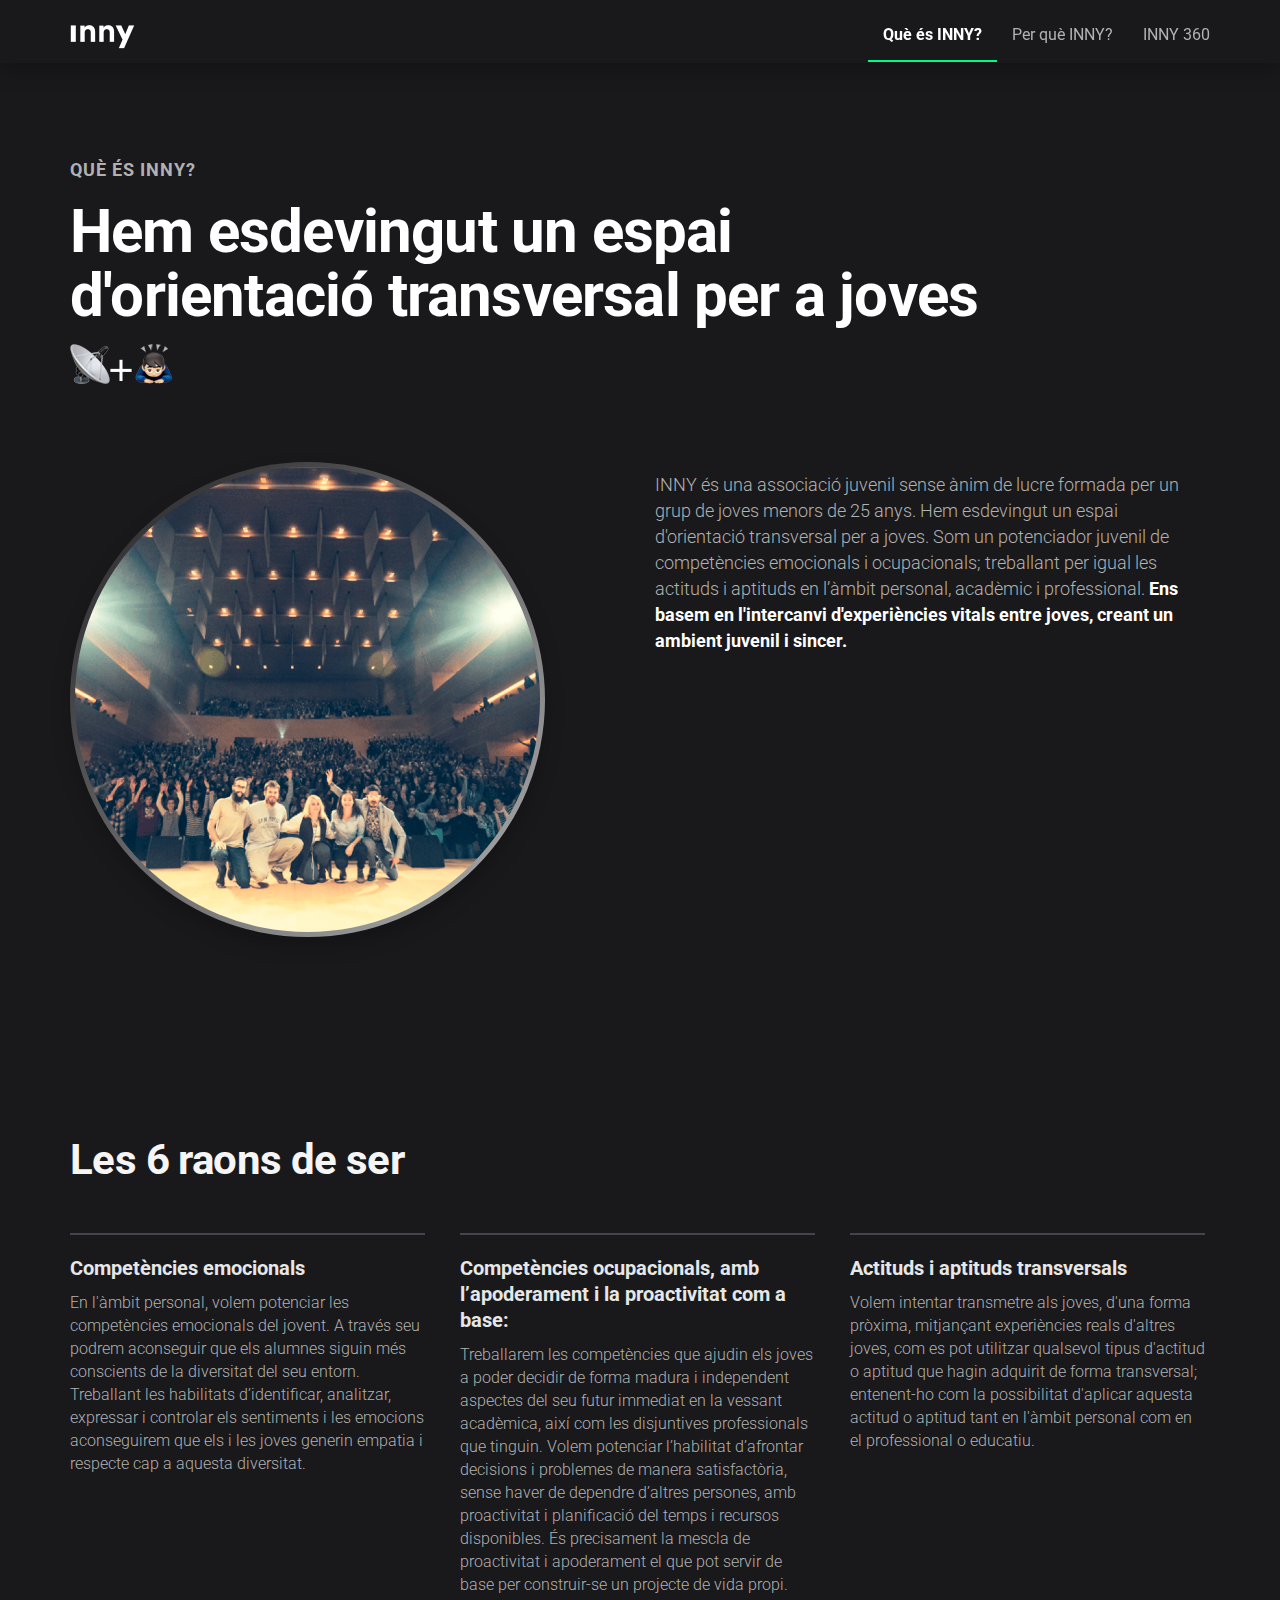
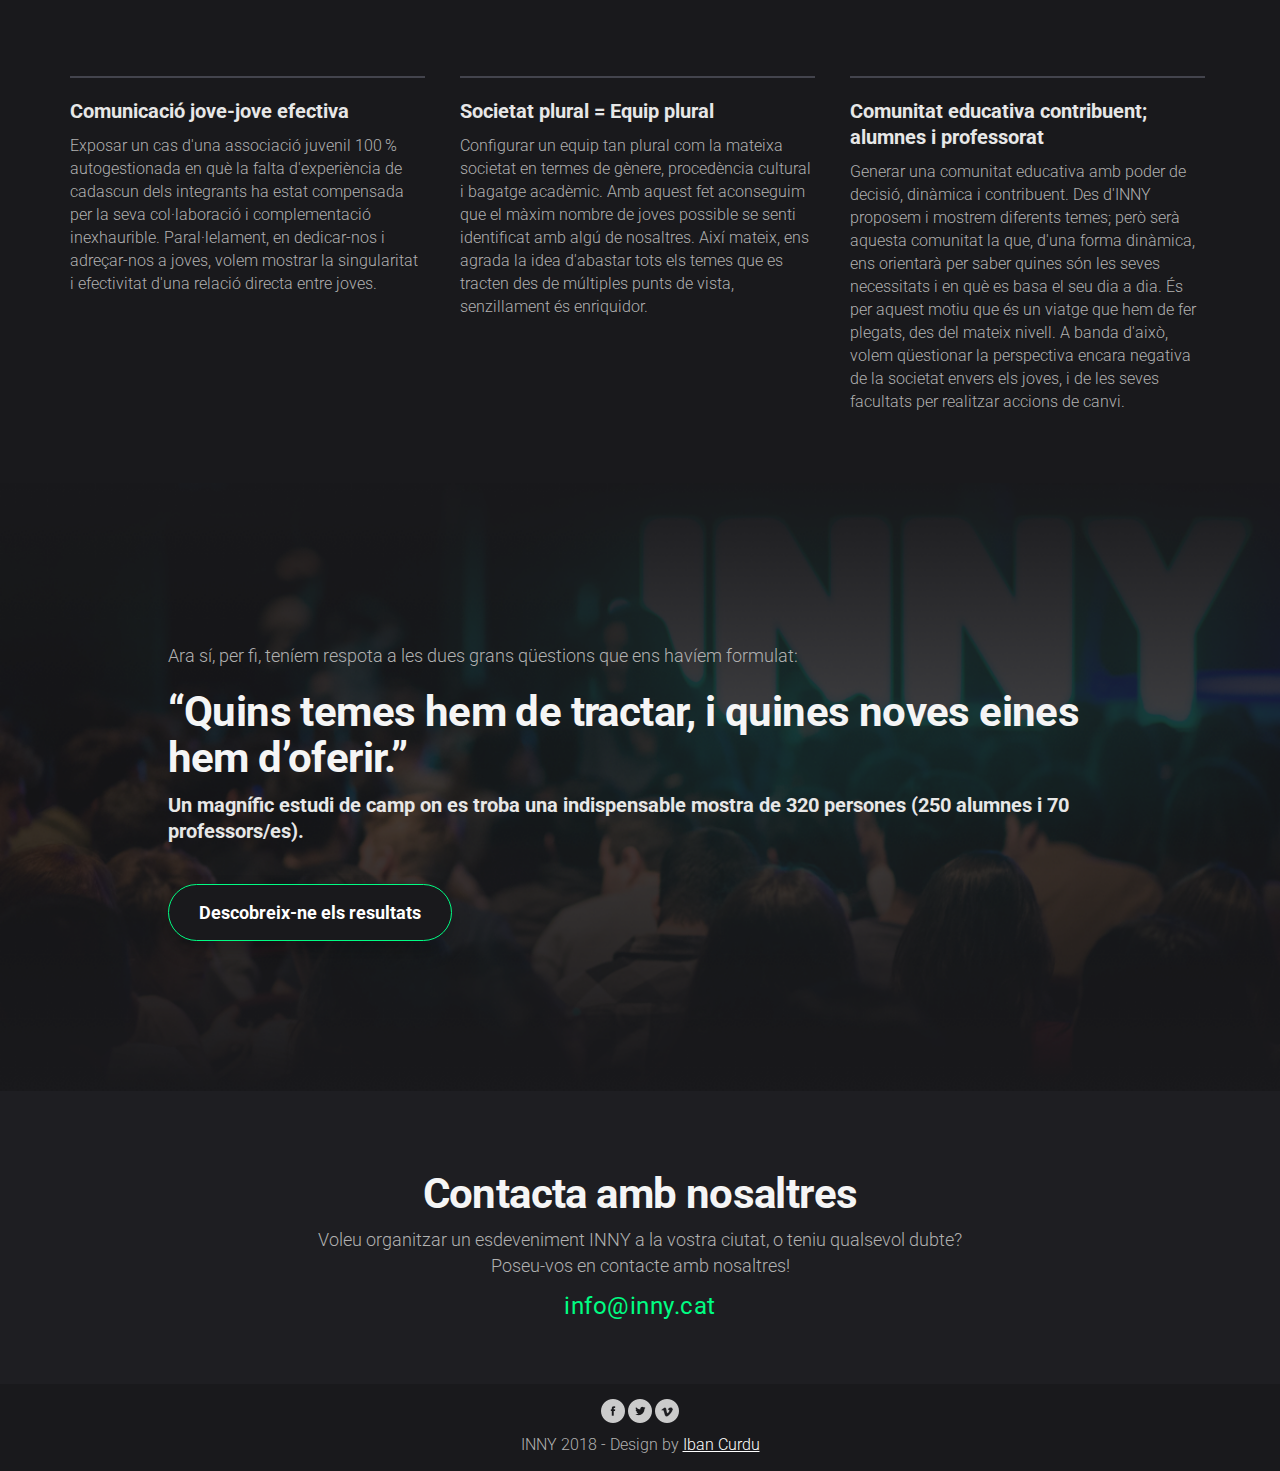
<file: que-es-inny.html>
<!DOCTYPE html>
<html lang="cat">
  <head>
  	<meta charset="utf-8">
    <meta http-equiv="X-UA-Compatible" content="IE=edge">
    <meta name="viewport" content="width=device-width, maximum-scale=1 initial-scale=1.0 user-scalable=no">
    <meta name="description" content="INNY és una associació juvenil sense ànim de lucre formada per un grup de joves menors de 25 anys. Som un potenciador juvenil de competències emocionals i ocupacionals.">
    <meta name="author" content="inny">

    <title>INNY | Què és INNY?</title>

    <!-- Facebook Metatags -->
    <meta property=”og:title” content=”inny”/>
    <meta property=”og:url” content=”http:www.inny.cat”/>
    <meta property=”og:description” content=”INNY és una associació juvenil sense ànim de lucre formada per un grup de joves menors de 25 anys. Som un potenciador juvenil de competències emocionals i ocupacionals.”/>
    <meta property=”og:image” content=”http://www.inny.cat/assets/img/inny-facebook.jpg”/>

    <!-- Twitter Card data -->
    <meta name="twitter:card" content="inny">
    <meta name="twitter:site" content="@innyproject">
    <meta name="twitter:title" content="inny">
    <meta name="twitter:description" content="INNY és una associació juvenil sense ànim de lucre formada per un grup de joves menors de 25 anys. Som un potenciador juvenil de competències emocionals i ocupacionals..">
    <meta name="twitter:creator" content="@innyproject">
    <!-- Resumen Twitter Card con una imagen grande con al menos 280x150px -->
    <meta name="twitter:image:src" content="http://www.inny.cat/assets/img/inny-twitter.jpg">

    <!--[if lt IE 9]>
      <script src="http://html5shim.googlecode.com/svn/trunk/html5.js"></script>
    <![endif]-->

    <!-- Fonts -->
    <link href="https://fonts.googleapis.com/css?family=Lora:400i" rel="stylesheet">
    <link href="https://fonts.googleapis.com/css?family=Roboto:300,700" rel="stylesheet">
    
    <!-- Stylesheets -->
    <link rel="stylesheet" type="text/css" href="assets/css/bootstrap.min.css">
    <link rel="stylesheet" type="text/css" href="assets/css/inny.css">
    <link rel="stylesheet" type="text/css" href="assets/css/aos.css">

    <!-- Favicon -->
    <link rel="shortcut icon" href="assets/img/favicon.png">

</head>

<body>
   <!-- Navigation -->

    <nav class="navbar navbar-default navbar-custom navbar-fixed-top">
        <div class="container">
            
            <!-- Brand and toggle get grouped for better mobile display -->
            <div class="navbar-header page-scroll">
                <button type="button" class="navbar-toggle" data-toggle="collapse" data-target="#bs-example-navbar-collapse-1">
                    <span class="sr-only">Toggle navigation</span>
                    <span class="icon-bar"></span>
                    <span class="icon-bar"></span>
                    <span class="icon-bar"></span>
                </button>
                <a class="navbar-brand" href="index.html"><img src="assets/img/inny-logo-white.png"></a>
            </div>

            <!-- Collect the nav links, forms, and other content for toggling -->
            <div class="collapse navbar-collapse" id="bs-example-navbar-collapse-1">
                <ul class="nav navbar-nav navbar-right">
                    <li class="active">
                        <a href="que-es-inny.html">Què és INNY?</a>
                    </li>
                    <li>
                        <a href="perque-inny.html">Per què INNY?</a>
                    </li>
                    <li>
                        <a href="inny-360.html">INNY 360</a>
                    </li>
                </ul>
            </div>  <!-- /.navbar-collapse -->
        </div> <!-- /.container -->
    </nav>

<section id="hero-header">
  <div class="container">
    <div class="row">
      <div class="col-md-10 animated FadeIn space-60">
        <h4>Què és INNY?</h4>
        <h1>Hem esdevingut un espai d'orientació transversal per a joves <img src="assets/img/emoji/intro-que-es-inny.png"></h1>
      </div> <!-- close col -->
    </div> <!-- close row -->
  </div> <!-- close container -->
</section>

<section class="clear-space">
  <div class="row">
    <div class="container">
      <div class="col-sm-5 img-container gradient-photo shadow space-30">
        <img class="img-inny img-responsive " src="assets/img/main-que-es-inny.png">
      </div> <!-- close col -->

      <div class="col-sm-offset-1 col-sm-6 center-vertical">
        <h6>INNY és una associació juvenil sense ànim de lucre formada per un grup de joves menors de 25 anys. Hem esdevingut un espai d'orientació transversal per a joves. Som un potenciador juvenil de competències emocionals i ocupacionals; treballant per igual les actituds i aptituds en l’àmbit personal, acadèmic i professional. <em>Ens basem en l'intercanvi d'experiències vitals entre joves, creant un ambient juvenil i sincer.</em></h6>

      </div> <!-- close col -->

    </div> <!-- close container -->  
  </div> <!-- close row -->
</section>


<section>
  <div class="container">
    <div class="row">
      <div class="col-sm-12 space-30">
       <h2>Les 6 raons de ser</h2>
      </div> <!-- close col -->
    </div> <!-- close row -->
    <div class="row space-30">
      <div class="col-sm-4 info-line">
        <h5>Competències emocionals </h5>
        <p>En l'àmbit personal, volem potenciar les competències emocionals del jovent. A través seu podrem aconseguir que els alumnes siguin més conscients de la diversitat del seu entorn. Treballant les habilitats d’identificar, analitzar, expressar i controlar els sentiments i les emocions aconseguirem que els i les joves generin empatia i respecte cap a aquesta diversitat. </p>
      </div> <!-- close col -->

      <div class="col-sm-4 info-line">
        <h5>Competències ocupacionals, amb l’apoderament i la proactivitat com a base:</h5>
        <p>Treballarem les competències que ajudin els joves a poder decidir de forma madura i independent aspectes del seu futur immediat en la vessant acadèmica, així com les disjuntives professionals que tinguin. Volem potenciar l’habilitat d’afrontar decisions i problemes de manera satisfactòria, sense haver de dependre d’altres persones, amb proactivitat i planificació del temps i recursos disponibles. És precisament la mescla de proactivitat i apoderament el que pot servir de base per construir-se un projecte de vida propi.</p>
      </div> <!-- close col -->

      <div class="col-sm-4 info-line">
        <h5>Actituds i aptituds transversals</h5>
        <p>Volem intentar transmetre als joves, d'una forma pròxima, mitjançant experiències reals d'altres joves, com es pot utilitzar qualsevol tipus d'actitud o aptitud que hagin adquirit de forma transversal; entenent-ho com la possibilitat d'aplicar aquesta actitud o aptitud tant en l'àmbit personal com en el professional o educatiu. </p>
      </div> <!-- close col -->
    </div> <!-- close row -->

    <div class="row space-30">
      <div class="col-sm-4 info-line">
        <h5>Comunicació jove-jove efectiva</h5>
        <p>Exposar un cas d'una associació juvenil 100 % autogestionada en què la falta d'experiència de cadascun dels integrants ha estat compensada per la seva col·laboració i complementació inexhaurible. Paral·lelament, en dedicar-nos i adreçar-nos a joves, volem mostrar la singularitat i efectivitat d'una relació directa entre joves.</p>
      </div> <!-- close col -->

      <div class="col-sm-4 info-line">
        <h5>Societat plural = Equip plural</h5>
        <p>Configurar un equip tan plural com la mateixa societat en termes de gènere, procedència cultural i bagatge acadèmic. Amb aquest fet  aconseguim que el màxim nombre de joves possible se senti identificat amb algú de nosaltres. Així mateix, ens agrada la idea d'abastar tots els temes que es tracten des de múltiples punts de vista, senzillament és enriquidor. </p>
      </div> <!-- close col -->

      <div class="col-sm-4 info-line">
        <h5>Comunitat educativa contribuent; alumnes i professorat</h5>
        <p>Generar una comunitat educativa amb poder de decisió, dinàmica i contribuent. Des d'INNY proposem i mostrem diferents temes; però serà aquesta comunitat la que, d'una forma dinàmica, ens orientarà per saber quines són les seves necessitats i en què es basa el seu dia a dia. És per aquest motiu que és un viatge que hem de fer plegats, des del mateix nivell. A banda d'això, volem qüestionar la perspectiva encara negativa de la societat envers els joves, i de les seves facultats per realitzar accions de canvi.  </p>
      </div> <!-- close col -->
    </div> <!-- close row -->

  </div> <!-- close container -->  
</section>



<section id="cross-perque-inny" class="x-selling clear-space">
  <div class="container">
    <div class="row">
        <div class="col-sm-offset-1 col-sm-10">
        <h6>Ara sí, per fi, teníem respota a les dues grans qüestions que ens havíem formulat:</h6>
        <h2>“Quins temes hem de tractar, i quines noves eines hem d’oferir.”</h2>
        <h5>Un magnífic estudi de camp on es troba una indispensable mostra de 320 persones (250 alumnes i 70 professors/es).</h5>
        <a class="btn btn-default shadow" href="perque-inny.html" role="button">Descobreix-ne els resultats</a>
      </div>
    </div> <!-- close row -->
    
  </div> <!-- close container -->  
</section>



<section id="contacta" class="clear-space">
  <div class="container">
    <div class="row">
    <div class="col-sm-offset-1 col-sm-10 text-center">
      <h2>Contacta amb nosaltres</h2>
      <h6>Voleu organitzar un esdeveniment INNY a la vostra ciutat, o teniu qualsevol dubte?
<br>Poseu-vos en contacte amb nosaltres!</h6>
      <a class="contact-link" href="mailto:info@inny.cat">info@inny.cat</a>
      </div> <!-- close container -->
    </div> <!-- close row -->

  </div> <!-- close container -->
</section>

<footer>
  <div class="container-fluid text-center">
    <div class="btn-group">
      <a href="http://www.facebook.com/innyproject" target="_blank"><img src="assets/img/rrss/facebook.png"></a>
      <a href="http://www.twitter.com/innyproject" target="_blank"><img src="assets/img/rrss/twitter.png"></a>
      <a href="http://www.vimeo.com/innyproject" target="_blank"><img src="assets/img/rrss/vimeo.png"></a>
    </div> <!-- close btn-group -->
    <p>INNY 2018 - Design by <a href="http://www.ibancurdu.com" target="_blank">Iban Curdu</a></p>
  </div> <!-- CLOSE CONTAINER -->
</footer>

</body>

  <!-- JS Libraries -->

  <script type="text/javascript" src="assets/js/jquery-2.1.4.js"></script>
  <script type="text/javascript" src="assets/js/bootstrap.min.js"></script>
  <script type="text/javascript" src="assets/js/aos.js"></script>
      <script>
        AOS.init({duration: 1000, once: true,});
      </script>

  <!-- Google Analytics -->
    <script>
      (function(i,s,o,g,r,a,m){i['GoogleAnalyticsObject']=r;i[r]=i[r]||function(){
      (i[r].q=i[r].q||[]).push(arguments)},i[r].l=1*new Date();a=s.createElement(o),
      m=s.getElementsByTagName(o)[0];a.async=1;a.src=g;m.parentNode.insertBefore(a,m)
      })(window,document,'script','//www.google-analytics.com/analytics.js','ga');

      ga('create', 'UA-67450306-1', 'auto');
      ga('send', 'pageview');
    </script>


</html>
</file>
<file: assets/css/inny.css>
body {
	background-color:#19191C;
	font-family: 'Roboto', 'Helvetica', 'Arial', sans-serif;
}

section {
	margin-top: 150px;
}

.img-responsive {
	display: inline-block;
}

/* BACKGROUNDS */

#que-es-inny {
	background: url(../img/que-es-inny-background.png) center no-repeat;
	background-size: cover;
}

#perque-inny {
	background: url(../img/perque-inny-background.png) center no-repeat;
	background-size: cover;
}

#contacta {
	background: #1E1E22;
	padding: 60px 0;
}


#cross-perque-inny {
	background: url(../img/cross-perque-inny.png) center no-repeat;
	background-size: cover;
	padding: 80px 0 80px 0;
}

#cross-inny-360 {
	background: url(../img/cross-inny-360.png) center no-repeat;
	background-position: top;
	background-size: cover;
	padding: 80px 0 80px 0;
}

#inny-showup {
	background: url(../img/cover-inny-showup.png) center no-repeat;
	background-size: cover;
	padding: 200px 0 200px 0;
}

#inny-vida {
	background: url(../img/cover-inny-vida.png) center no-repeat;
	background-size: cover;
	padding: 100px 0 100px 0;
}

#invisibles {
	background: #212125;
	padding: 60px 0;
	margin-bottom: 60px;
}

.clear-space {
	margin:0;
}

/* GRADIENT TRANSITION */



/*SEPARATORS*/

.separator-vertical {
	position: relative;
	margin: 0 auto;
	width: 3px;
	height: 150px;
	margin-top: 50px;
}

.space-60{
	margin-bottom: 60px !important;
}

.space-30{
	margin-bottom: 30px !important;
}

.separator-data {
	width: 100%;
	margin-bottom: 10px;
	margin-top: 10px;
	height: 3px;
}

.data > img {
	margin-top: 30px !important ; 
}

.number-big + h6 {
	margin-top: -10px;
	margin-bottom: 60px;
	margin-top: 5px;
}



.center {
	margin: 0 auto;
	text-align: center;

}

.center-vertical {
	vertical-align: 50%;
}

.x-selling {
	padding: 150px 0 !important;
}


/* BUTTON STYLES */

.btn-default {
	font-family: 'Roboto', 'Helvetica', 'Arial', sans-serif;
	background: #19191C;
	padding: 15px 30px;
	border-radius: 400px;
	font-size: 18px;
	font-weight: 700;
	color: #FFF;
	margin-top: 30px;
	border-color: #00FD83;

		-moz-transform: translateX(0px) translateY(0px);
-webkit-transform: translateX(0px) translateY(0px);
-o-transform: translateX(0px) translateY(0px);
-ms-transform: translateX(0px) translateY(0px);
transform: translateX(0px) translateY(0px);

		-webkit-transition: all 0.2s ease-in-out;
-moz-transition: all 0.2s ease-in-out;
-ms-transition: all 0.2s ease-in-out;
-o-transition: all 0.2s ease-in-out;
transition: all 0.2s ease-in-out;
}

.btn-default:hover {

	-moz-transform: translateX(0px) translateY(-5px);
-webkit-transform: translateX(0px) translateY(-5px);
-o-transform: translateX(0px) translateY(-5px);
-ms-transform: translateX(0px) translateY(-5px);
transform: translateX(0px) translateY(-5px);

	-webkit-transition: all 0.2s ease-in-out;
-moz-transition: all 0.2s ease-in-out;
-ms-transition: all 0.2s ease-in-out;
-o-transition: all 0.2s ease-in-out;
transition: all 0.2s ease-in-out;
}

.contact-link {
font-size: 24px;
color: #00FD83;
letter-spacing: 0.5px;

	-webkit-transition: all 0.2s ease-in-out;
-moz-transition: all 0.2s ease-in-out;
-ms-transition: all 0.2s ease-in-out;
-o-transition: all 0.2s ease-in-out;
transition: all 0.2s ease-in-out;
}

.contact-link:hover {
color: #0076E6;
text-decoration: none;

	-webkit-transition: all 0.2s ease-in-out;
-moz-transition: all 0.2s ease-in-out;
-ms-transition: all 0.2s ease-in-out;
-o-transition: all 0.2s ease-in-out;
transition: all 0.2s ease-in-out;

}

.btn-img a, .btn-img div{
	-moz-transform: translateX(0px) translateY(0px);
-webkit-transform: translateX(0px) translateY(0px);
-o-transform: translateX(0px) translateY(0px);
-ms-transform: translateX(0px) translateY(0px);
transform: translateX(0px) translateY(0px);

	-webkit-transition: all 0.2s ease-in-out;
-moz-transition: all 0.2s ease-in-out;
-ms-transition: all 0.2s ease-in-out;
-o-transition: all 0.2s ease-in-out;
transition: all 0.2s ease-in-out;
}

.btn-img a:hover, .btn-img div:hover {
	-moz-transform: translateX(0px) translateY(-10px);
-webkit-transform: translateX(0px) translateY(-10px);
-o-transform: translateX(0px) translateY(-10px);
-ms-transform: translateX(0px) translateY(-10px);
transform: translateX(0px) translateY(-10px);

	-webkit-transition: all 0.2s ease-in-out;
-moz-transition: all 0.2s ease-in-out;
-ms-transition: all 0.2s ease-in-out;
-o-transition: all 0.2s ease-in-out;
transition: all 0.2s ease-in-out;
}

.btn-img > a > h5:hover {
	text-decoration: none;
}

.label {
	border-radius: 4.25em;
	margin-bottom: 15px;
}

/* TYPOGRAPHY STYLES */

h1 {
	font-family: 'Roboto', 'Helvetica', 'Arial', sans-serif;
	font-size: 60px;
	color: #FFFFFF;
	letter-spacing: -0.8px;
	line-height: 64px;
	font-weight: 700;
}

h2 {
	font-family: 'Roboto', 'Helvetica', 'Arial', sans-serif;
	font-size: 42px;
	color: #F5F5F5;
	letter-spacing: -0.6px;
	line-height: 1.1;
	font-weight: 700;
}

h3 {
	font-family: 'Roboto', 'Helvetica', 'Arial', sans-serif;
	font-size: 30px;
	color: #FFFFFF;
	letter-spacing: -0.5px;
	margin-top: 0px;
	font-weight: 700;
}

h4 {
	font-family: 'Roboto', 'Helvetica', 'Arial', sans-serif;
	font-size: 18px;
	color: #B1B1B1;
	letter-spacing: 1px;
	line-height: 20px;
	text-transform: uppercase;
	font-weight: 700;
}

h5 {
	font-family: 'Roboto', 'Helvetica', 'Arial', sans-serif;
	font-size: 20px;
	color: #E7E7E7;
	letter-spacing: 0;
	line-height: 26px;
	font-weight: 700;
}

h6 {

	font-family: 'Roboto', 'Helvetica', 'Arial', sans-serif;
	font-size: 18px;
	color: #B1B1B1;
	letter-spacing: 0;
	line-height: 26px;
	font-weight: 300;
}

blockquote p {
	font-family: 'Lora', 'Helvetica', 'Arial', sans-serif;
	font-size: 18px;
	color: rgba(255,255,255,0.7);
	letter-spacing: -0.2px;
	line-height: 26px;
	border-left: 0px solid #000;
	font-weight: 300;
	font-style: italic;
}

em {
	font-family: 'Roboto' ,'Helvetica', 'Arial', sans-serif;
	color: #FFF;
	font-weight: 700;
	font-style: normal;
}

p {
	font-family: 'Roboto','Helvetica', 'Arial', sans-serif;
	font-size: 16px;
	color: #B1B1B1;
	letter-spacing: 0;
	line-height: 23px;
	font-weight: 300;
}

.number-big {
	font-family: 'Roboto', 'Helvetica', 'Arial', sans-serif;
	font-size: 70px;
	color: #FFFFFF;
	letter-spacing: -1.7px;
	font-weight: 300;
	line-height: 1;
	margin-bottom: 10px;
}

/* BORDER GRADIENTS */

.gradient-emphasis {
	background: #fbda61; /* Old browsers */
	background: -moz-linear-gradient(-45deg, #fbda61 0%, #f76b1c 100%); /* FF3.6-15 */
	background: -webkit-linear-gradient(-45deg, #fbda61 0%,#f76b1c 100%); /* Chrome10-25,Safari5.1-6 */
	background: linear-gradient(135deg, #fbda61 0%,#f76b1c 100%); /* W3C, IE10+, FF16+, Chrome26+, Opera12+, Safari7+ */
	filter: progid:DXImageTransform.Microsoft.gradient( startColorstr='#fbda61', endColorstr='#f76b1c',GradientType=1 ); /* IE6-9 fallback on horizontal gradient */

}

.gradient-highlight {
	background: #6900fd; /* Old browsers */
	background: -moz-linear-gradient(-45deg, #6900fd 0%, #df3c8e 100%); /* FF3.6-15 */
	background: -webkit-linear-gradient(-45deg, #6900fd 0%,#df3c8e 100%); /* Chrome10-25,Safari5.1-6 */
	background: linear-gradient(135deg, #6900fd 0%,#df3c8e 100%); /* W3C, IE10+, FF16+, Chrome26+, Opera12+, Safari7+ */
	filter: progid:DXImageTransform.Microsoft.gradient( startColorstr='#6900fd', endColorstr='#df3c8e',GradientType=1 ); /* IE6-9 fallback on horizontal gradient */
}

.gradient-cta {
	background: #00fd83; /* Old browsers */
	background: -moz-linear-gradient(-45deg, #00fd83 0%, #0076e6 100%); /* FF3.6-15 */
	background: -webkit-linear-gradient(-45deg, #00fd83 0%,#0076e6 100%); /* Chrome10-25,Safari5.1-6 */
	background: linear-gradient(135deg, #00fd83 0%,#0076e6 100%); /* W3C, IE10+, FF16+, Chrome26+, Opera12+, Safari7+ */
	filter: progid:DXImageTransform.Microsoft.gradient( startColorstr='#00fd83', endColorstr='#0076e6',GradientType=1 ); /* IE6-9 fallback on horizontal gradient */
}

.gradient-photo {
	background: #212125; /* Old browsers */
	background: -moz-linear-gradient(-45deg, #212125 0%, #B1b1b1 100%); /* FF3.6-15 */
	background: -webkit-linear-gradient(-45deg, #212125 0%,#B1b1b1 100%); /* Chrome10-25,Safari5.1-6 */
	background: linear-gradient(135deg, #212125 0%,#B1b1b1 100%); /* W3C, IE10+, FF16+, Chrome26+, Opera12+, Safari7+ */
	filter: progid:DXImageTransform.Microsoft.gradient( startColorstr='#212125', endColorstr='#B1b1b1',GradientType=1 ); /* IE6-9 fallback on horizontal gradient */
}

.shadow {
	-webkit-box-shadow: 0px 10px 20px 0px rgba(0,0,0,0.2);
-moz-box-shadow: 0px 10px 20px 0px rgba(0,0,0,0.2);
box-shadow: 0px 10px 20px 0px rgba(0,0,0,0.2);
}

/* NAVBAR STYLES */

.navbar-default {
    background-color:#19191C;
    border-color: #19191C;
    box-shadow: 0 10px 20px 0 rgba(0,0,0,0.20);
    padding-top: 10px;

    		-webkit-transition: all 0.2s ease-in-out;
-moz-transition: all 0.2s ease-in-out;
-ms-transition: all 0.2s ease-in-out;
-o-transition: all 0.2s ease-in-out;
transition: all 0.2s ease-in-out;

}

.navbar-default .navbar-nav>.active>a, .navbar-default .navbar-nav>.active>a:focus, .navbar-default .navbar-nav>.active>a:hover {
    color: #fff;
     background-color: #19191C; 
    border-bottom: 2px solid #00FD83;
    font-weight: 700;

    -webkit-transition: all 0.2s ease-in-out;
-moz-transition: all 0.2s ease-in-out;
-ms-transition: all 0.2s ease-in-out;
-o-transition: all 0.2s ease-in-out;
transition: all 0.2s ease-in-out;


}

.navbar-default .navbar-nav>li>a {
    color: #B1B1B1;
    font-size: 16px;

    -webkit-transition: all 0.2s ease-in-out;
-moz-transition: all 0.2s ease-in-out;
-ms-transition: all 0.2s ease-in-out;
-o-transition: all 0.2s ease-in-out;
transition: all 0.2s ease-in-out;

}

.navbar-default .navbar-nav>li>a:focus, .navbar-default .navbar-nav>li>a:hover {
    color: #FFF;
    background-color: transparent;
    border-bottom: 2px solid white;
    opacity: 0.5;

    -webkit-transition: all 0.2s ease-in-out;
-moz-transition: all 0.2s ease-in-out;
-ms-transition: all 0.2s ease-in-out;
-o-transition: all 0.2s ease-in-out;
transition: all 0.2s ease-in-out;
}

.navbar-default .navbar-toggle {
    border: 0px;
    border-radius: 50px;
}

.navbar-default .navbar-toggle:focus, .navbar-default .navbar-toggle:hover {
    background-color: rgba(255,255,255,0.1);
}


.navbar-default .navbar-collapse, .navbar-default .navbar-form {
    border-color: rgba(255,255,255,0.1);
}

.close-button {
	height: 50px;
	width: 50px;
	background: #19191C;
	border-radius: 200px;
	border: 2px solid #00FD83;
	position: fixed;
	right: 20px;
	top: 20px;
	z-index: 1;
	padding: 13px;

		-moz-transform: translateX(0px) translateY(0px);
-webkit-transform: translateX(0px) translateY(0px);
-o-transform: translateX(0px) translateY(0px);
-ms-transform: translateX(0px) translateY(0px);
transform: translateX(0px) translateY(0px);

		-webkit-transition: all 0.2s ease-in-out;
-moz-transition: all 0.2s ease-in-out;
-ms-transition: all 0.2s ease-in-out;
-o-transition: all 0.2s ease-in-out;
transition: all 0.2s ease-in-out;



}

.close-button:hover {

	border: 2px solid #FFF;

		-moz-transform: translateX(0px) translateY(-5px);
-webkit-transform: translateX(0px) translateY(-5px);
-o-transform: translateX(0px) translateY(-5px);
-ms-transform: translateX(0px) translateY(-5px);
transform: translateX(0px) translateY(-5px);

	-webkit-box-shadow: 0px 10px 20px 0px rgba(0,0,0,0.2);
-moz-box-shadow: 0px 10px 20px 0px rgba(0,0,0,0.2);
box-shadow: 0px 10px 20px 0px rgba(0,0,0,0.2);


	-webkit-transition: all 0.2s ease-in-out;
-moz-transition: all 0.2s ease-in-out;
-ms-transition: all 0.2s ease-in-out;
-o-transition: all 0.2s ease-in-out;
transition: all 0.2s ease-in-out;
}

/* BLOCKQUOTE */

.blockquote-container {
background: #19191C;
padding: 30px 15px;

}

.testimonial {
padding: 3px;
margin-bottom: 30px;
}

blockquote {
	border-left: 0px;
	padding: 0px 15px;
}

blockquote footer {
	padding: 10px 0 0 0;
}

.logos {
	display: block;
	text-align: center;
} 

.logos img {
	margin: 0px 20px 20px 0;

}

/*IMG*/
.img-inny {
	border-radius: 900px;
	margin: 0 auto;
	height: auto;
	min-width: 100%;
}

.img-container {
	border-radius: 900px;
	padding: 5px;
	max-width: 50%;
	margin: 0 auto;
}

.img-container {
	max-width: 100%
}

.small-img {
	width: 60%;
}

/* FOOTER */
footer p {
	margin-top: 10px;
	margin-bottom: 0px;
}

footer {
	padding: 15px 0;
}

footer a {
	color: #FFF;
	text-decoration: underline;

		-webkit-transition: all 0.2s ease-in-out;
-moz-transition: all 0.2s ease-in-out;
-ms-transition: all 0.2s ease-in-out;
-o-transition: all 0.2s ease-in-out;
transition: all 0.2s ease-in-out;
}

footer a:hover {
	color: #B1B1B1;
	opacity: 0.7;

		-webkit-transition: all 0.2s ease-in-out;
-moz-transition: all 0.2s ease-in-out;
-ms-transition: all 0.2s ease-in-out;
-o-transition: all 0.2s ease-in-out;
transition: all 0.2s ease-in-out;

}


/* INFO LINE & DATA */
.info-line {
	padding: 0px 20px 0 15px;
	margin-bottom: 30px;
}

.info-line h5 {
	border-top: 2px solid #43444D;
	padding-top: 20px;
}

.data-container {
	border-radius: 1000px;
	margin:20px 0 0 0;
	padding: 3px;

}

.data-circle-big {
	background: #19191C; 
	border-radius: 1000px;
	width: 100%;
	height: 380px;
	position: relative;
}

.data-circle-sm {
	background: #19191C; 
	border-radius: 1000px;
	width: 100%;
	padding: 140px 30px;
}

.data-container h3, .data-container h5 {
	
	position: absolute;
	top: 50%;
	left: 50%;
	text-align: center;
	margin: 0;
	transform: translate(-50%, -50%);
}

/* TIMELINE */

.timeline {
    list-style: none;
    padding: 20px 0 20px;
    position: relative;
}

    .timeline:before {
        top: 0;
        bottom: 0;
        position: absolute;
        content: " ";
        width: 3px;
        background-color: #43444D;
        left: 0%;
        margin-left: -1.5px;
    }

    .timeline > li {
        margin-bottom: 20px;
        position: relative;
    }

        .timeline > li:before,
        .timeline > li:after {
            content: " ";
            display: table;
        }

        .timeline > li:after {
            clear: both;
        }

        .timeline > li:before,
        .timeline > li:after {
            content: " ";
            display: table;
        }

        .timeline > li:after {
            clear: both;
        }

        .timeline > li > .timeline-panel {
            width: 85%;
            float: left;
            padding: 0px;
            position: relative;
        }

        .timeline > li > .timeline-badge {
            color: #fff;
            width: 50px;
            height: 50px;
            line-height: 50px;
            font-size: 1.4em;
            text-align: center;
            position: absolute;
            top: 16px;
            margin-left: -25px;
            background-color: #19191C;
            z-index: 100;
            border-top-right-radius: 50%;
            border-top-left-radius: 50%;
            border-bottom-right-radius: 50%;
            border-bottom-left-radius: 50%;
        }

        .timeline > li.timeline-inverted > .timeline-panel {
            float: right;
        }

            .timeline > li.timeline-inverted > .timeline-panel:before {
                border-left-width: 0;
                border-right-width: 15px;
                left: -15px;
                right: auto;
            }

            .timeline > li.timeline-inverted > .timeline-panel:after {
                border-left-width: 0;
                border-right-width: 14px;
                left: -14px;
                right: auto;
            }

.timeline-title {
    margin-top: 0;
    color: inherit;
}

.timeline-body > p,
.timeline-body > ul {
    margin-bottom: 0;
}

    .timeline-body > p + p {
        margin-top: 5px;
    }

@media (min-width: 1200px) {
    ul.timeline:before {
        left: 40px;
    }

    ul.timeline > li > .timeline-panel {
        width: calc(100% - 90px);
        width: -moz-calc(100% - 90px);
        width: -webkit-calc(100% - 90px);
    }

    ul.timeline > li > .timeline-badge {
        left: 15px;
        margin-left: 0;
        top: 16px;
    }

    ul.timeline > li > .timeline-panel {
        float: right;
    }

        ul.timeline > li > .timeline-panel:before {
            border-left-width: 0;
            border-right-width: 15px;
            left: -15px;
            right: auto;
        }

        ul.timeline > li > .timeline-panel:after {
            border-left-width: 0;
            border-right-width: 14px;
            left: -14px;
            right: auto;
        }
}


/* RESPONSIVE */

@media only screen and (max-width : 768px) {
	
	.testimonial {
		margin: 0 15px 60px 15px;
	}
	
	.container {
	    padding-right: 30px;
	    padding-left: 30px;
 	}



}

 @media only screen and (max-width : 520px) {

	h1 {
		font-size: 40px;
		line-height: 45px;
	}

	h2 {
		font-size: 35px;
		line-height: 1.1;
	}

	h6 {
		font-size: 16px;
		line-height: 20px;
	}

	section {
		margin-top: 100px;
	}

	small {
		font-size: 50%;
	}

	blockquote p {
		font-size: 18px;
		line-height: 24px;
	}

	.x-selling > h5, .x-selling > a, .x-selling > h2 {
	text-align: center !important;
	position: relative;
}

	.container {
	    padding-right: 20px;
	    padding-left: 20px;

	 }
}
</file>
